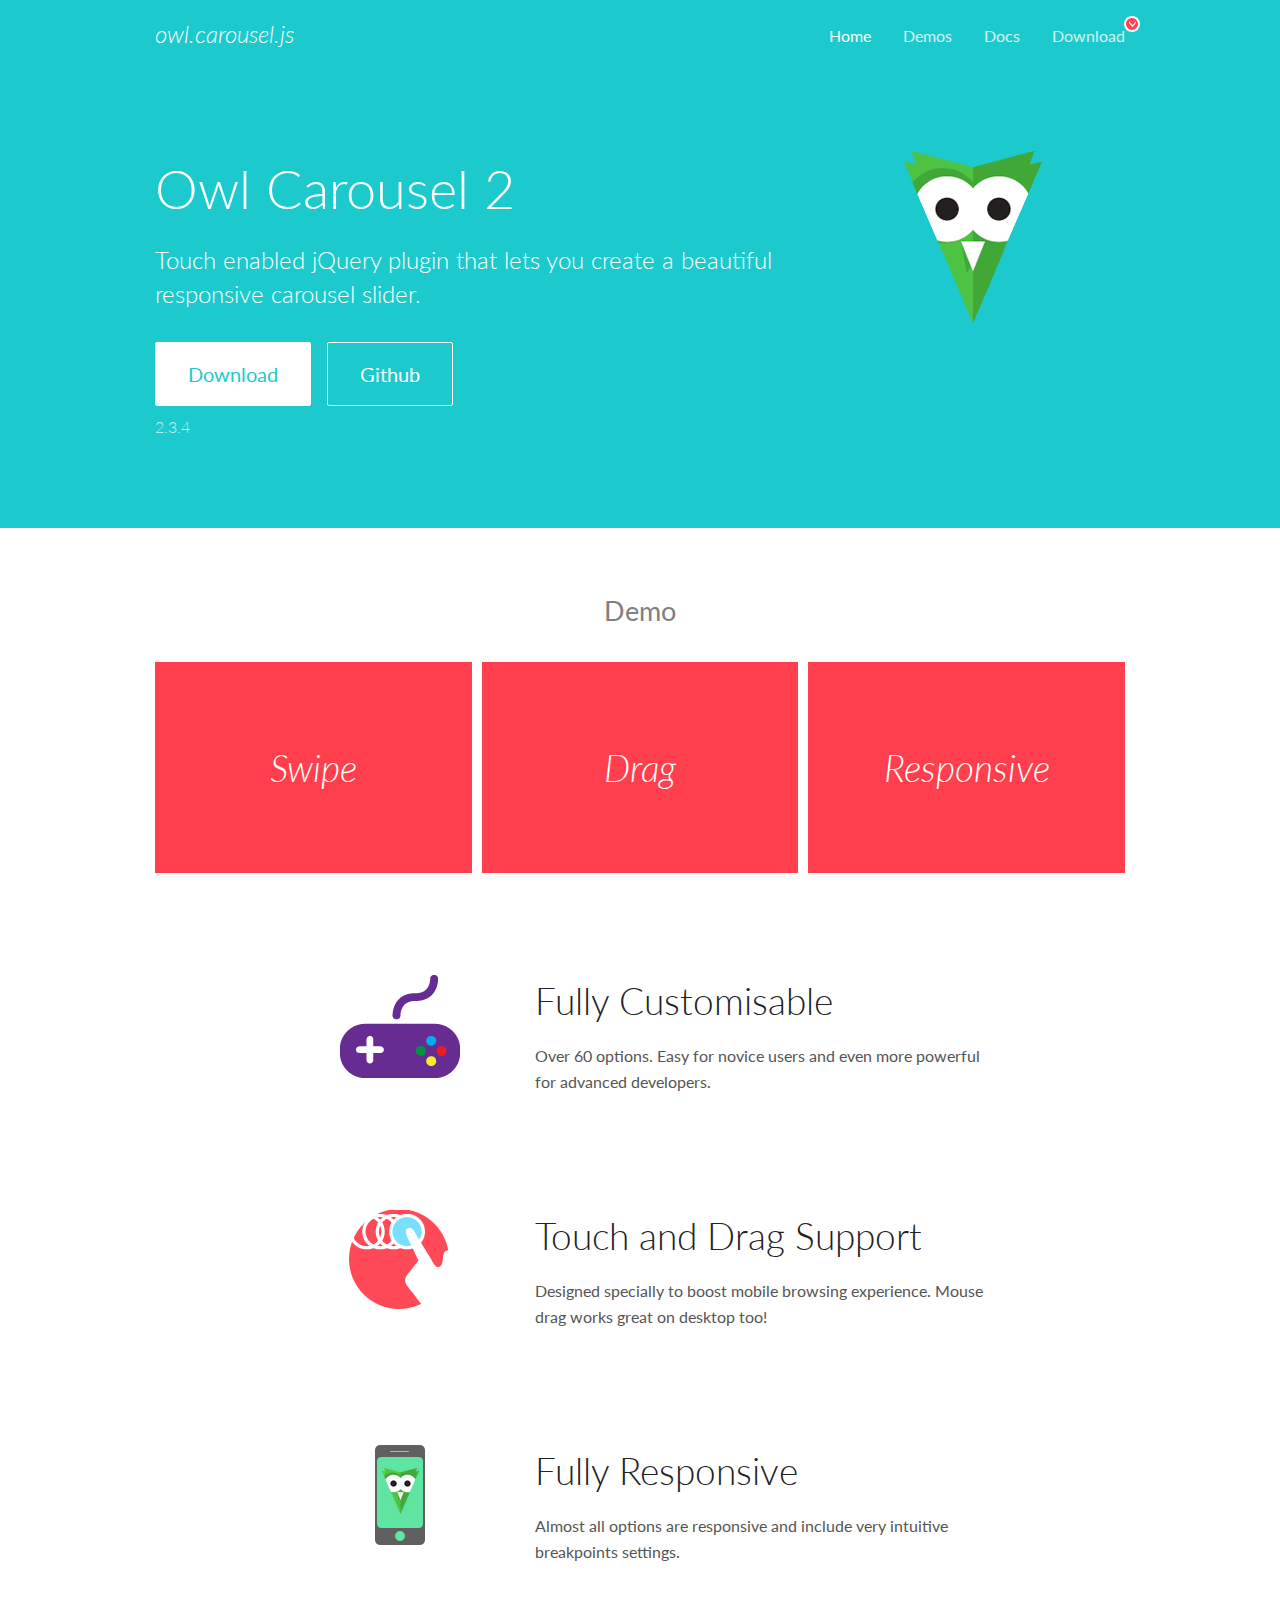
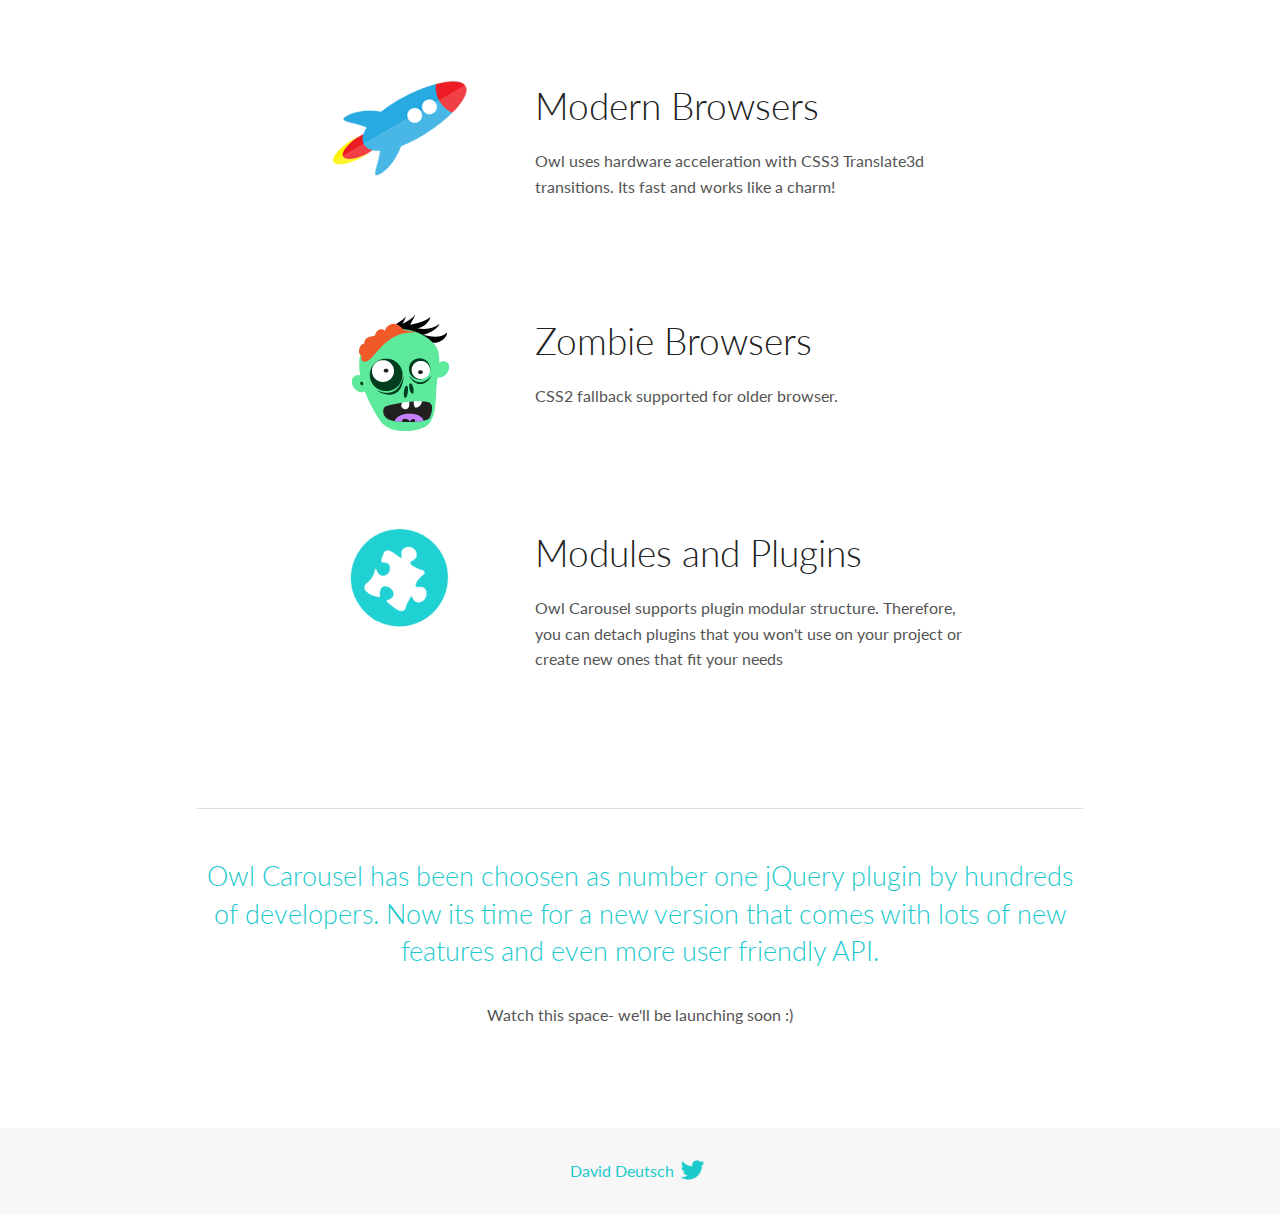
<file: lib/owlCarousel/docs/index.html>
<!DOCTYPE html>
<html lang="en">
  <head>

    <!-- head -->
    <meta charset="utf-8">
    <meta name="msapplication-tap-highlight" content="no" />
    <meta name="viewport" content="width=device-width, initial-scale=1.0" />
    <meta name="description" content="Touch enabled jQuery plugin that lets you create beautiful responsive carousel slider.">
    <meta name="author" content="David Deutsch">
    <title>
      Home | Owl Carousel | 2.3.4
    </title>

    <!-- Stylesheets -->
    <link href='https://fonts.googleapis.com/css?family=Lato:300,400,700,400italic,300italic' rel='stylesheet' type='text/css'>
    <link rel="stylesheet" href="assets/css/docs.theme.min.css">

    <!-- Owl Stylesheets -->
    <link rel="stylesheet" href="assets/owlcarousel/assets/owl.carousel.min.css">
    <link rel="stylesheet" href="assets/owlcarousel/assets/owl.theme.default.min.css">

    <!-- HTML5 shim and Respond.js IE8 support of HTML5 elements and media queries -->

    <!--[if lt IE 9]>
      <script src="https://oss.maxcdn.com/libs/html5shiv/3.7.0/html5shiv.js"></script>
      <script src="https://oss.maxcdn.com/libs/respond.js/1.3.0/respond.min.js"></script>
    <![endif]-->

    <!-- Favicons -->
    <link rel="apple-touch-icon-precomposed" sizes="144x144" href="assets/ico/apple-touch-icon-144-precomposed.png">
    <link rel="shortcut icon" href="assets/ico/favicon.png">
    <link rel="shortcut icon" href="favicon.ico">

    <!-- Yeah i know js should not be in header. Its required for demos.-->

    <!-- javascript -->
    <script src="assets/vendors/jquery.min.js"></script>
    <script src="assets/owlcarousel/owl.carousel.js"></script>
  </head>
  <body>

    <!-- header -->
    <header class="header">
      <div class="row">
        <div class="large-12 columns">
          <div class="brand left">
            <h3>
              <a href="/OwlCarousel2/">owl.carousel.js</a> 
            </h3>
          </div>
          <a id="toggle-nav" class="right">
            <span></span> <span></span> <span></span> 
          </a> 
          <div class="nav-bar">
            <ul class="clearfix">
              <li class="active">
                <a href="/OwlCarousel2/index.html">Home</a> 
              </li>
              <li> <a href="/OwlCarousel2/demos/demos.html">Demos</a>  </li>
              <li> <a href="/OwlCarousel2/docs/started-welcome.html">Docs</a>  </li>
              <li>
                <a href="https://github.com/OwlCarousel2/OwlCarousel2/archive/2.3.4.zip">Download</a> 
                <span class="download"></span> 
              </li>
            </ul>
          </div>
        </div>
      </div>
    </header>

    <!-- home panel -->
    <section id="hero">
      <div class="row">
        <div class="large-8 medium-8 columns">
          <h1>Owl Carousel 2</h1>
          <h4>Touch enabled jQuery plugin that lets you create a beautiful responsive carousel slider.</h4>
          <a href="https://github.com/OwlCarousel2/OwlCarousel2/archive/2.3.4.zip" class="hero-button">Download</a> 
          <a href="https://github.com/OwlCarousel2/OwlCarousel2" class="hero-button outline">Github</a> 
          <p>2.3.4</p>
        </div>
        <div class="large-4 medium-4 columns">
          <img class="owl-logo" src="assets/img/owl-logo.png" alt="mr. Owl">
        </div>
      </div>
    </section>

    <!-- body -->
    <div class="home-demo">
      <div class="row">
        <div class="large-12 columns">
          <h3>Demo</h3>
          <div class="owl-carousel">
            <div class="item">
              <h2>Swipe</h2>
            </div>
            <div class="item">
              <h2>Drag</h2>
            </div>
            <div class="item">
              <h2>Responsive</h2>
            </div>
            <div class="item">
              <h2>CSS3</h2>
            </div>
            <div class="item">
              <h2>Fast</h2>
            </div>
            <div class="item">
              <h2>Easy</h2>
            </div>
            <div class="item">
              <h2>Free</h2>
            </div>
            <div class="item">
              <h2>Upgradable</h2>
            </div>
            <div class="item">
              <h2>Tons of options</h2>
            </div>
            <div class="item">
              <h2>Infinity</h2>
            </div>
            <div class="item">
              <h2>Auto Width</h2>
            </div>
          </div>
        </div>
      </div>
    </div>
    <script>
      var owl = $('.owl-carousel');
      owl.owlCarousel({
        margin: 10,
        loop: true,
        responsive: {
          0: {
            items: 1
          },
          600: {
            items: 2
          },
          1000: {
            items: 3
          }
        }
      })
    </script>

    <!-- features -->
    <div id="features">
      <div class="row">
        <div class="small-12 medium-9 small-centered columns">
          <section class="row feature">
            <div class="medium-4 small-12 columns">
              <img src="assets/img/feature-options.png" alt="">
            </div>
            <div class="medium-8 small-12 columns">
              <h2>Fully Customisable</h2>
              <p>Over 60 options. Easy for novice users and even more powerful for advanced developers.</p>
            </div>
          </section>
          <section class="row feature">
            <div class="medium-4 small-12 columns">
              <img src="assets/img/feature-drag.png" alt="">
            </div>
            <div class="medium-8 small-12 columns">
              <h2>Touch and Drag Support</h2>
              <p>Designed specially to boost mobile browsing experience. Mouse drag works great on desktop too!</p>
            </div>
          </section>
          <section class="row feature">
            <div class="medium-4 small-12 columns">
              <img src="assets/img/feature-responsive.png" alt="">
            </div>
            <div class="medium-8 small-12 columns">
              <h2>Fully Responsive</h2>
              <p>Almost all options are responsive and include very intuitive breakpoints settings.</p>
            </div>
          </section>
          <section class="row feature">
            <div class="medium-4 small-12 columns">
              <img src="assets/img/feature-modern.png" alt="">
            </div>
            <div class="medium-8 small-12 columns">
              <h2>Modern Browsers</h2>
              <p>Owl uses hardware acceleration with CSS3 Translate3d transitions. Its fast and works like a charm! </p>
            </div>
          </section>
          <section class="row feature">
            <div class="medium-4 small-12 columns">
              <img src="assets/img/feature-zombie.png" alt="">
            </div>
            <div class="medium-8 small-12 columns">
              <h2>Zombie Browsers</h2>
              <p>CSS2 fallback supported for older browser.</p>
            </div>
          </section>
          <section class="row feature">
            <div class="medium-4 small-12 columns">
              <img src="assets/img/feature-module.png" alt="">
            </div>
            <div class="medium-8 small-12 columns">
              <h2>Modules and Plugins</h2>
              <p>Owl Carousel supports plugin modular structure. Therefore, you can detach plugins that you won&#x27;t use on your project or create new ones that fit your needs</p>
            </div>
          </section>
        </div>
      </div>
    </div>

    <!-- footer -->
    <section id="teaser-text">
      <div class="row">
        <div class="small-12 medium-11 small-centered columns">
          <hr>
          <h3 id="owl-carousel-has-been-choosen-as-number-one-jquery-plugin-by-hundreds-of-developers-now-its-time-for-a-new-version-that-comes-with-lots-of-new-features-and-even-more-user-friendly-api-">Owl Carousel has been choosen as number one jQuery plugin by hundreds of developers. Now its time for a new version that comes with lots of new features and even more user friendly API.</h3>
          <p>Watch this space- we&#39;ll be launching soon :)</p>
        </div>
      </div>
    </section>

    <!-- footer -->
    <footer class="footer">
      <div class="row">
        <div class="large-12 columns">
          <h5>
            <a href="/OwlCarousel2/docs/support-contact.html">David Deutsch</a> 
            <a id="custom-tweet-button" href="https://twitter.com/share?url=https://github.com/OwlCarousel2/OwlCarousel2&text=Owl Carousel - This is so awesome! " target="_blank"></a> 
          </h5>
        </div>
      </div>
    </footer>

    <!-- vendors -->
    <script src="assets/vendors/highlight.js"></script>
    <script src="assets/js/app.js"></script>
  </body>
</html>
</file>
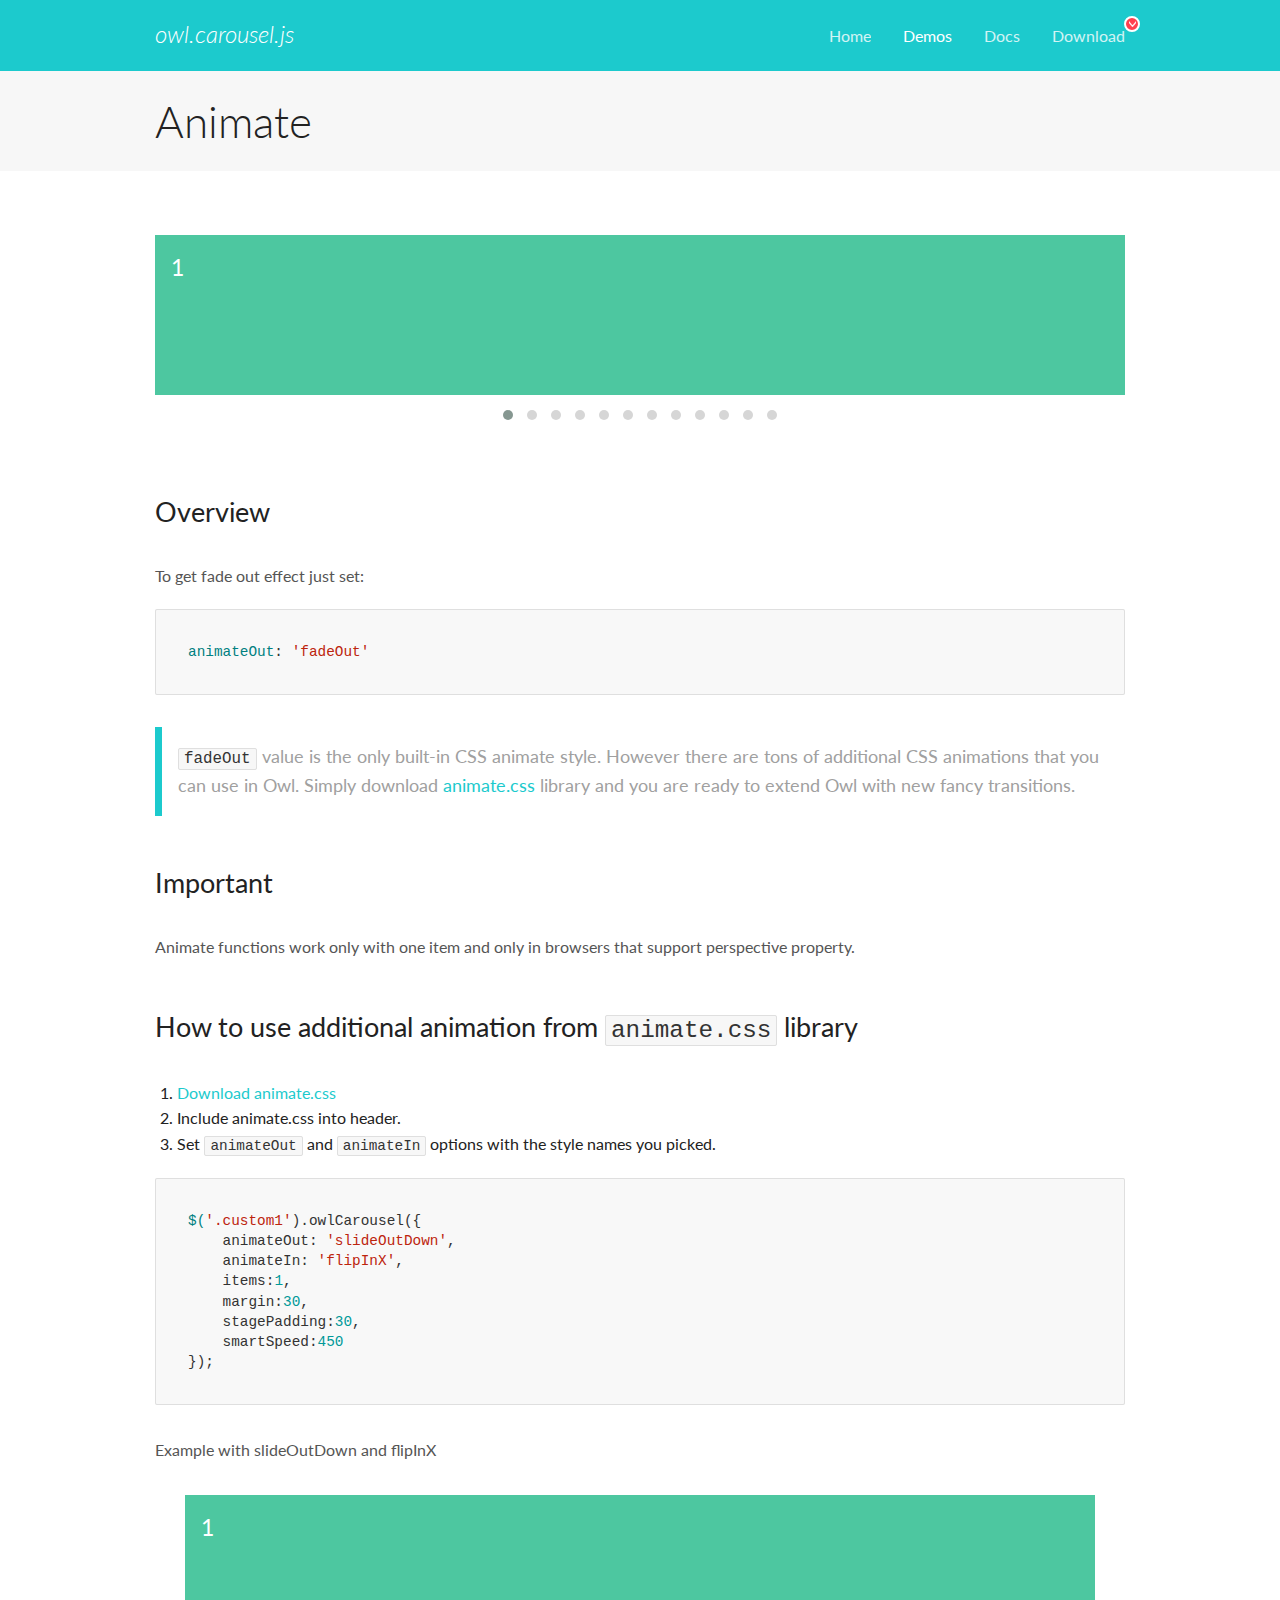
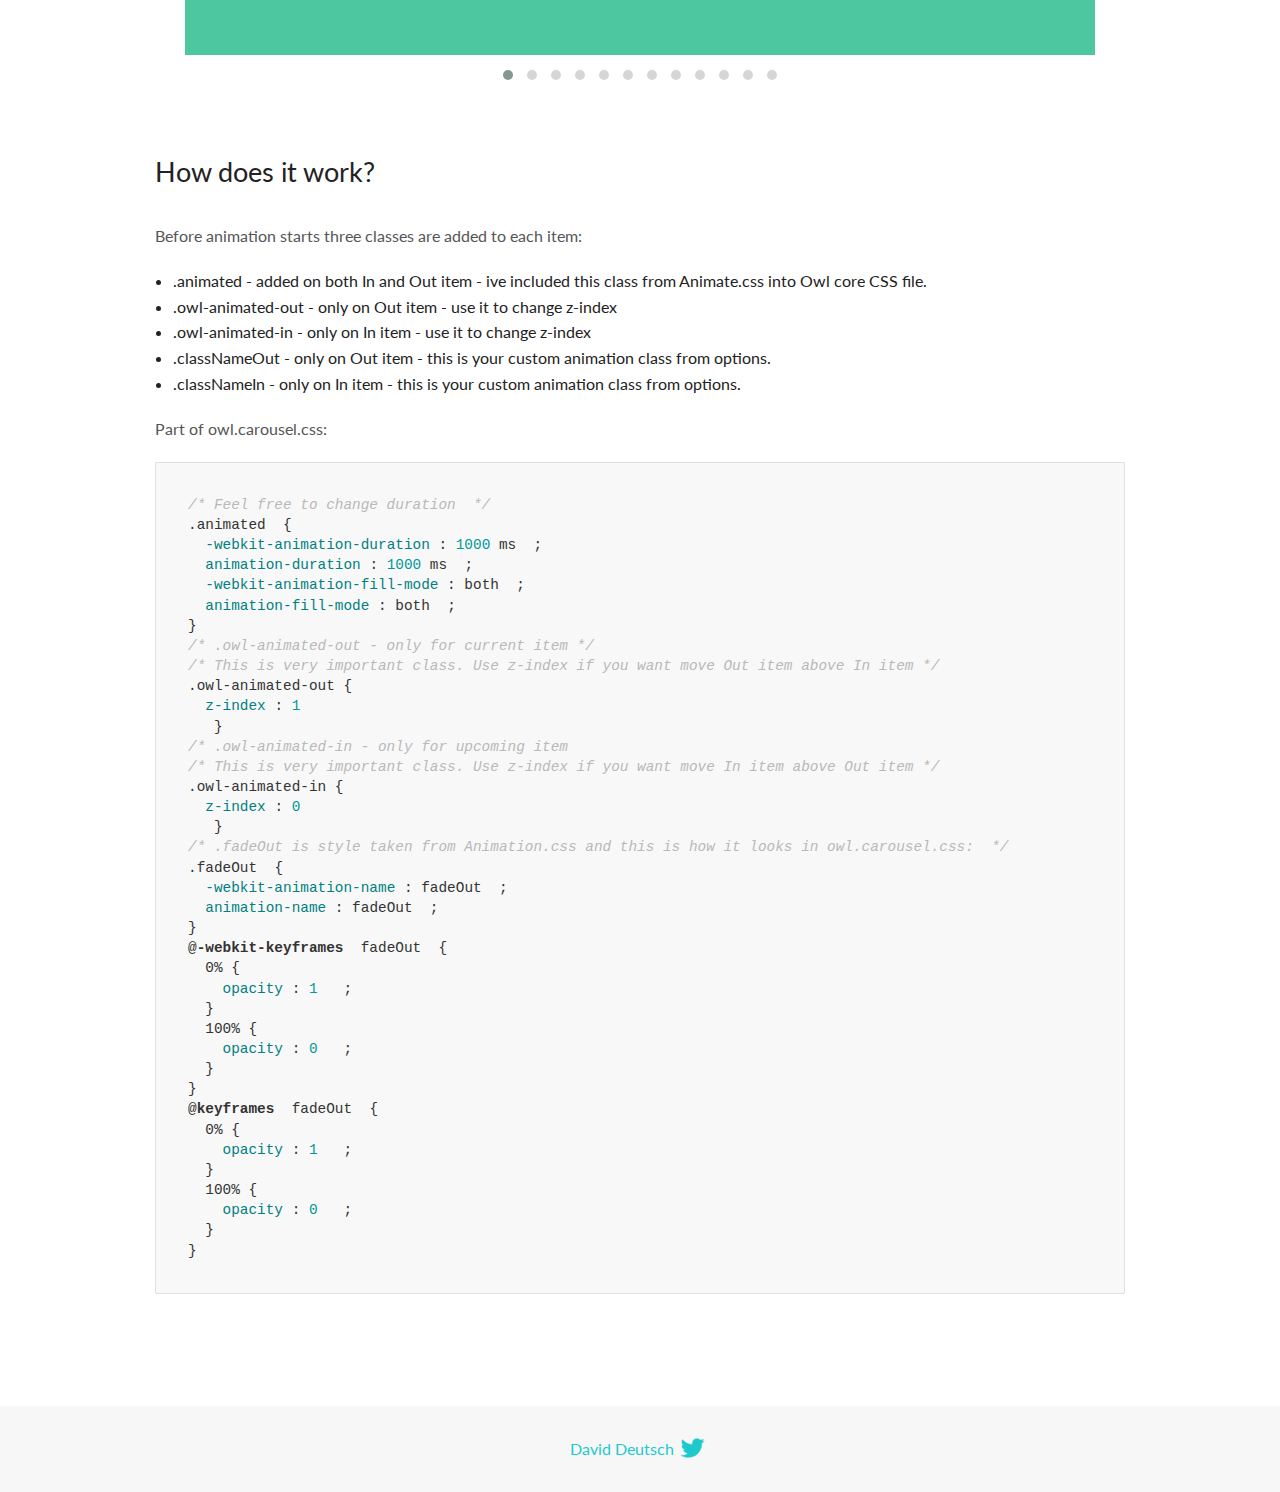
<file: lib/owlCarousel/docs/demos/animate.html>
<!DOCTYPE html>
<html lang="en">
  <head>

    <!-- head -->
    <meta charset="utf-8">
    <meta name="msapplication-tap-highlight" content="no" />
    <meta name="viewport" content="width=device-width, initial-scale=1.0" />
    <meta name="description" content="Animate carousel">
    <meta name="author" content="David Deutsch">
    <title>
      Animate Demo | Owl Carousel | 2.3.4
    </title>

    <!-- Stylesheets -->
    <link href='https://fonts.googleapis.com/css?family=Lato:300,400,700,400italic,300italic' rel='stylesheet' type='text/css'>
    <link rel="stylesheet" href="../assets/css/docs.theme.min.css">

    <!-- Owl Stylesheets -->
    <link rel="stylesheet" href="../assets/owlcarousel/assets/owl.carousel.min.css">
    <link rel="stylesheet" href="../assets/owlcarousel/assets/owl.theme.default.min.css">

    <!-- HTML5 shim and Respond.js IE8 support of HTML5 elements and media queries -->

    <!--[if lt IE 9]>
      <script src="https://oss.maxcdn.com/libs/html5shiv/3.7.0/html5shiv.js"></script>
      <script src="https://oss.maxcdn.com/libs/respond.js/1.3.0/respond.min.js"></script>
    <![endif]-->

    <!-- Favicons -->
    <link rel="apple-touch-icon-precomposed" sizes="144x144" href="../assets/ico/apple-touch-icon-144-precomposed.png">
    <link rel="shortcut icon" href="../assets/ico/favicon.png">
    <link rel="shortcut icon" href="favicon.ico">

    <!-- Yeah i know js should not be in header. Its required for demos.-->

    <!-- javascript -->
    <script src="../assets/vendors/jquery.min.js"></script>
    <script src="../assets/owlcarousel/owl.carousel.js"></script>
  </head>
  <body>

    <!-- header -->
    <header class="header">
      <div class="row">
        <div class="large-12 columns">
          <div class="brand left">
            <h3>
              <a href="/OwlCarousel2/">owl.carousel.js</a> 
            </h3>
          </div>
          <a id="toggle-nav" class="right">
            <span></span> <span></span> <span></span> 
          </a> 
          <div class="nav-bar">
            <ul class="clearfix">
              <li> <a href="/OwlCarousel2/index.html">Home</a>  </li>
              <li class="active">
                <a href="/OwlCarousel2/demos/demos.html">Demos</a> 
              </li>
              <li> <a href="/OwlCarousel2/docs/started-welcome.html">Docs</a>  </li>
              <li>
                <a href="https://github.com/OwlCarousel2/OwlCarousel2/archive/2.3.4.zip">Download</a> 
                <span class="download"></span> 
              </li>
            </ul>
          </div>
        </div>
      </div>
    </header>

    <!-- title -->
    <section class="title">
      <div class="row">
        <div class="large-12 columns">
          <h1>Animate</h1>
        </div>
      </div>
    </section>

    <!--  Demos -->
    <section id="demos">
      <div class="row">
        <div class="large-12 columns">
          <div class="fadeOut owl-carousel owl-theme">
            <div class="item">
              <h4>1</h4>
            </div>
            <div class="item">
              <h4>2</h4>
            </div>
            <div class="item">
              <h4>3</h4>
            </div>
            <div class="item">
              <h4>4</h4>
            </div>
            <div class="item">
              <h4>5</h4>
            </div>
            <div class="item">
              <h4>6</h4>
            </div>
            <div class="item">
              <h4>7</h4>
            </div>
            <div class="item">
              <h4>8</h4>
            </div>
            <div class="item">
              <h4>9</h4>
            </div>
            <div class="item">
              <h4>10</h4>
            </div>
            <div class="item">
              <h4>11</h4>
            </div>
            <div class="item">
              <h4>12</h4>
            </div>
          </div>
          <h3 id="overview">Overview</h3>
          <p>To get fade out effect just set:</p>
          <pre><code>animateOut: &#39;fadeOut&#39;</code></pre>
          <blockquote>
            <p><code>fadeOut</code> value is the only built-in CSS animate style. However there are tons of additional CSS animations that you can use in Owl. Simply download
              <a href="https://daneden.github.io/animate.css/">animate.css</a>  library and you are ready to extend Owl with new fancy transitions.</p>
          </blockquote>
          <h3 id="important">Important</h3>
          <p>Animate functions work only with one item and only in browsers that support perspective property.</p>
          <h3 id="how-to-use-additional-animation-from-animate-css-library">How to use additional animation from <code>animate.css</code> library</h3>
          <ol>
            <li> <a href="https://daneden.github.io/animate.css/">Download animate.css</a>  </li>
            <li>Include animate.css into header.</li>
            <li>Set <code>animateOut</code> and <code>animateIn</code> options with the style names you picked.</li>
          </ol>
          <pre><code>$(&#39;.custom1&#39;).owlCarousel({
    animateOut: &#39;slideOutDown&#39;,
    animateIn: &#39;flipInX&#39;,
    items:1,
    margin:30,
    stagePadding:30,
    smartSpeed:450
});</code></pre>
          <p>Example with slideOutDown and flipInX</p>
          <div class="custom1 owl-carousel owl-theme">
            <div class="item">
              <h4>1</h4>
            </div>
            <div class="item">
              <h4>2</h4>
            </div>
            <div class="item">
              <h4>3</h4>
            </div>
            <div class="item">
              <h4>4</h4>
            </div>
            <div class="item">
              <h4>5</h4>
            </div>
            <div class="item">
              <h4>6</h4>
            </div>
            <div class="item">
              <h4>7</h4>
            </div>
            <div class="item">
              <h4>8</h4>
            </div>
            <div class="item">
              <h4>9</h4>
            </div>
            <div class="item">
              <h4>10</h4>
            </div>
            <div class="item">
              <h4>11</h4>
            </div>
            <div class="item">
              <h4>12</h4>
            </div>
          </div>
          <h3 id="how-does-it-work-">How does it work?</h3>
          <p>Before animation starts three classes are added to each item:</p>
          <ul>
            <li>.animated - added on both In and Out item - ive included this class from Animate.css into Owl core CSS file.</li>
            <li>.owl-animated-out - only on Out item - use it to change z-index</li>
            <li>.owl-animated-in - only on In item - use it to change z-index</li>
            <li>.classNameOut - only on Out item - this is your custom animation class from options.</li>
            <li>.classNameIn - only on In item - this is your custom animation class from options.</li>
          </ul>
          <p>Part of owl.carousel.css:</p>
          <pre><code class="language-css"><span class="comment">/* Feel free to change duration  */</span> 
<span class="class">.animated</span>  <span class="rules">{
  <span class="rule"><span class="attribute">-webkit-animation-duration</span> :<span class="value"> <span class="number">1000</span> ms</span> </span> ;
  <span class="rule"><span class="attribute">animation-duration</span> :<span class="value"> <span class="number">1000</span> ms</span> </span> ;
  <span class="rule"><span class="attribute">-webkit-animation-fill-mode</span> :<span class="value"> both</span> </span> ;
  <span class="rule"><span class="attribute">animation-fill-mode</span> :<span class="value"> both</span> </span> ;
<span class="rule">}</span> </span> 
<span class="comment">/* .owl-animated-out - only for current item */</span> 
<span class="comment">/* This is very important class. Use z-index if you want move Out item above In item */</span> 
<span class="class">.owl-animated-out</span> <span class="rules">{
  <span class="rule"><span class="attribute">z-index</span> :<span class="value"> <span class="number">1</span> 
</span> </span> </span> }
<span class="comment">/* .owl-animated-in - only for upcoming item
/* This is very important class. Use z-index if you want move In item above Out item */</span> 
<span class="class">.owl-animated-in</span> <span class="rules">{
  <span class="rule"><span class="attribute">z-index</span> :<span class="value"> <span class="number">0</span> 
</span> </span> </span> }
<span class="comment">/* .fadeOut is style taken from Animation.css and this is how it looks in owl.carousel.css:  */</span> 
<span class="class">.fadeOut</span>  <span class="rules">{
  <span class="rule"><span class="attribute">-webkit-animation-name</span> :<span class="value"> fadeOut</span> </span> ;
  <span class="rule"><span class="attribute">animation-name</span> :<span class="value"> fadeOut</span> </span> ;
<span class="rule">}</span> </span> 
<span class="at_rule">@<span class="keyword">-webkit-keyframes</span>  fadeOut </span> {
  0% <span class="rules">{
    <span class="rule"><span class="attribute">opacity</span> :<span class="value"> <span class="number">1</span> </span> </span> ;
  <span class="rule">}</span> </span> 
  100% <span class="rules">{
    <span class="rule"><span class="attribute">opacity</span> :<span class="value"> <span class="number">0</span> </span> </span> ;
  <span class="rule">}</span> </span> 
}
<span class="at_rule">@<span class="keyword">keyframes</span>  fadeOut </span> {
  0% <span class="rules">{
    <span class="rule"><span class="attribute">opacity</span> :<span class="value"> <span class="number">1</span> </span> </span> ;
  <span class="rule">}</span> </span> 
  100% <span class="rules">{
    <span class="rule"><span class="attribute">opacity</span> :<span class="value"> <span class="number">0</span> </span> </span> ;
  <span class="rule">}</span> </span> 
}</code></pre>
          <link rel="stylesheet" href="../assets/css/animate.css">
          <script>
            jQuery(document).ready(function($) {
              $('.fadeOut').owlCarousel({
                items: 1,
                animateOut: 'fadeOut',
                loop: true,
                margin: 10,
              });
              $('.custom1').owlCarousel({
                animateOut: 'slideOutDown',
                animateIn: 'flipInX',
                items: 1,
                margin: 30,
                stagePadding: 30,
                smartSpeed: 450
              });
            });
          </script>
        </div>
      </div>
    </section>

    <!-- footer -->
    <footer class="footer">
      <div class="row">
        <div class="large-12 columns">
          <h5>
            <a href="/OwlCarousel2/docs/support-contact.html">David Deutsch</a> 
            <a id="custom-tweet-button" href="https://twitter.com/share?url=https://github.com/OwlCarousel2/OwlCarousel2&text=Owl Carousel - This is so awesome! " target="_blank"></a> 
          </h5>
        </div>
      </div>
    </footer>

    <!-- vendors -->
    <script src="../assets/vendors/highlight.js"></script>
    <script src="../assets/js/app.js"></script>
  </body>
</html>
</file>
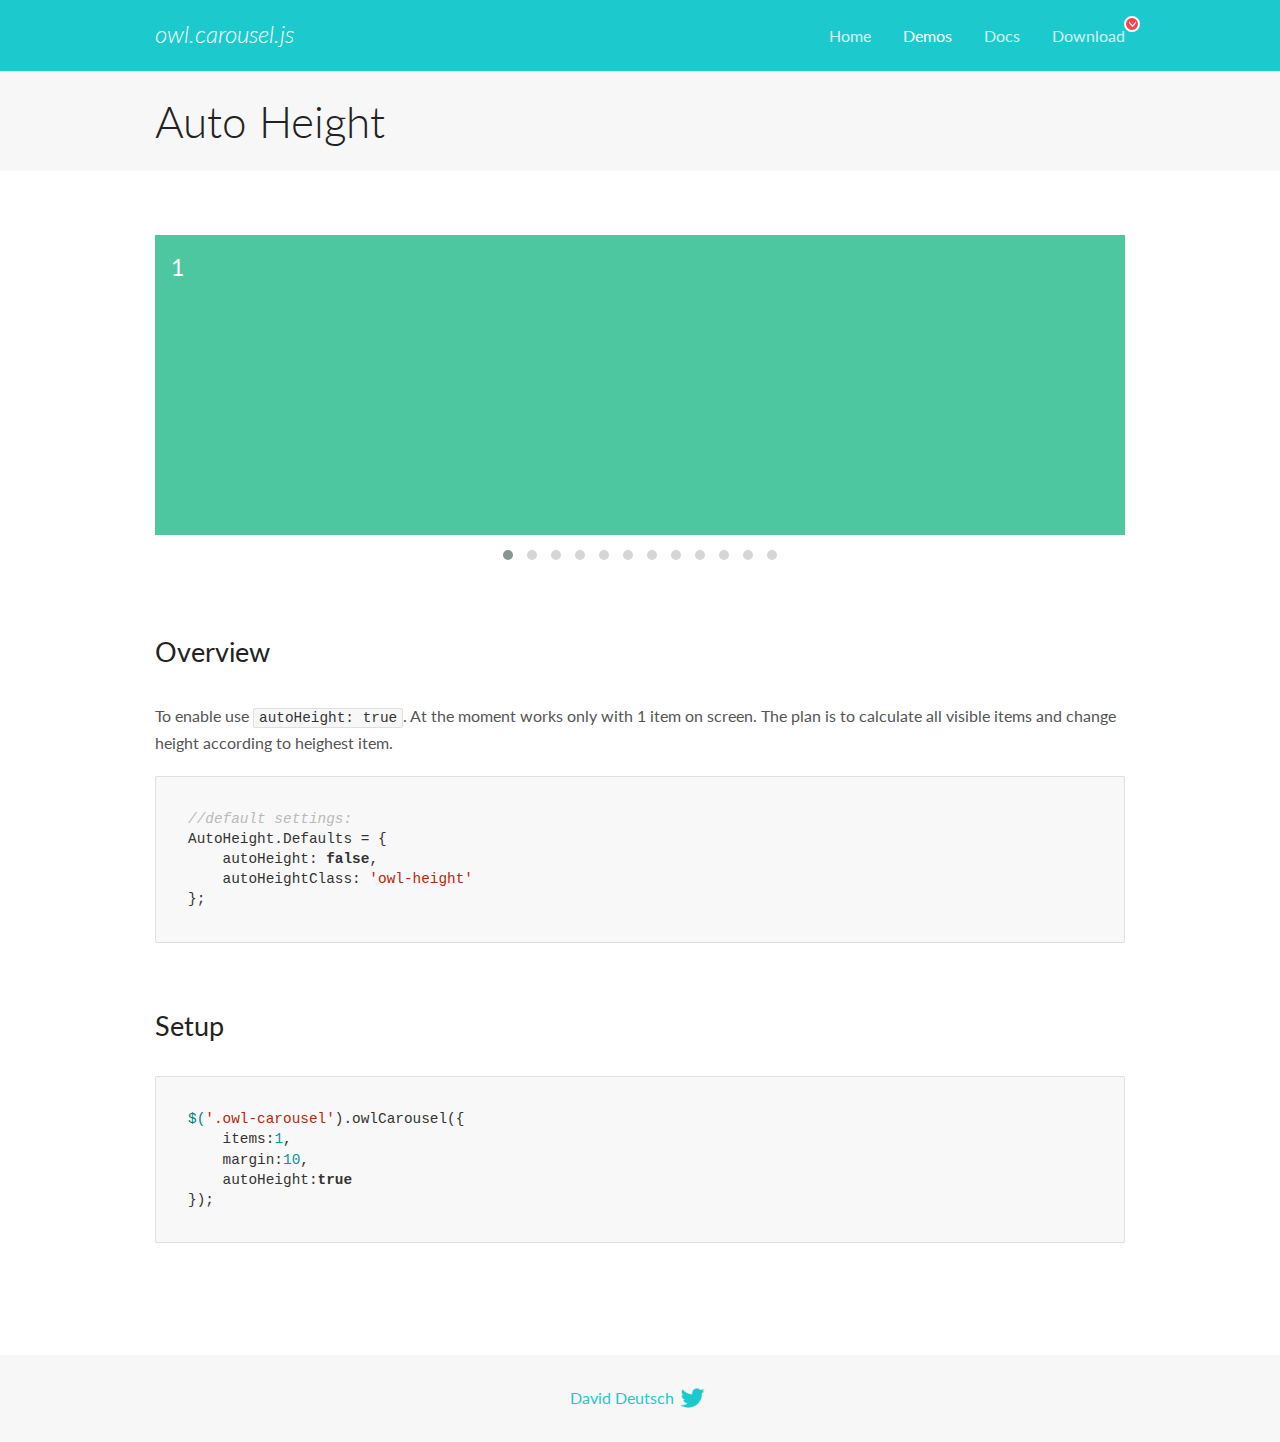
<file: lib/owlCarousel/docs/demos/autoheight.html>
<!DOCTYPE html>
<html lang="en">
  <head>

    <!-- head -->
    <meta charset="utf-8">
    <meta name="msapplication-tap-highlight" content="no" />
    <meta name="viewport" content="width=device-width, initial-scale=1.0" />
    <meta name="description" content="autoHeight usage demo">
    <meta name="author" content="David Deutsch">
    <title>
      Auto Height Demo | Owl Carousel | 2.3.4
    </title>

    <!-- Stylesheets -->
    <link href='https://fonts.googleapis.com/css?family=Lato:300,400,700,400italic,300italic' rel='stylesheet' type='text/css'>
    <link rel="stylesheet" href="../assets/css/docs.theme.min.css">

    <!-- Owl Stylesheets -->
    <link rel="stylesheet" href="../assets/owlcarousel/assets/owl.carousel.min.css">
    <link rel="stylesheet" href="../assets/owlcarousel/assets/owl.theme.default.min.css">

    <!-- HTML5 shim and Respond.js IE8 support of HTML5 elements and media queries -->

    <!--[if lt IE 9]>
      <script src="https://oss.maxcdn.com/libs/html5shiv/3.7.0/html5shiv.js"></script>
      <script src="https://oss.maxcdn.com/libs/respond.js/1.3.0/respond.min.js"></script>
    <![endif]-->

    <!-- Favicons -->
    <link rel="apple-touch-icon-precomposed" sizes="144x144" href="../assets/ico/apple-touch-icon-144-precomposed.png">
    <link rel="shortcut icon" href="../assets/ico/favicon.png">
    <link rel="shortcut icon" href="favicon.ico">

    <!-- Yeah i know js should not be in header. Its required for demos.-->

    <!-- javascript -->
    <script src="../assets/vendors/jquery.min.js"></script>
    <script src="../assets/owlcarousel/owl.carousel.js"></script>
  </head>
  <body>

    <!-- header -->
    <header class="header">
      <div class="row">
        <div class="large-12 columns">
          <div class="brand left">
            <h3>
              <a href="/OwlCarousel2/">owl.carousel.js</a> 
            </h3>
          </div>
          <a id="toggle-nav" class="right">
            <span></span> <span></span> <span></span> 
          </a> 
          <div class="nav-bar">
            <ul class="clearfix">
              <li> <a href="/OwlCarousel2/index.html">Home</a>  </li>
              <li class="active">
                <a href="/OwlCarousel2/demos/demos.html">Demos</a> 
              </li>
              <li> <a href="/OwlCarousel2/docs/started-welcome.html">Docs</a>  </li>
              <li>
                <a href="https://github.com/OwlCarousel2/OwlCarousel2/archive/2.3.4.zip">Download</a> 
                <span class="download"></span> 
              </li>
            </ul>
          </div>
        </div>
      </div>
    </header>

    <!-- title -->
    <section class="title">
      <div class="row">
        <div class="large-12 columns">
          <h1>Auto Height</h1>
        </div>
      </div>
    </section>

    <!--  Demos -->
    <section id="demos">
      <div class="row">
        <div class="large-12 columns">
          <div class="owl-carousel owl-theme">
            <div class="item" style="height:300px">
              <h4>1</h4>
            </div>
            <div class="item" style="height:100px">
              <h4>2</h4>
            </div>
            <div class="item" style="height:500px">
              <h4>3</h4>
            </div>
            <div class="item" style="height:250px">
              <h4>4</h4>
            </div>
            <div class="item" style="height:400px">
              <h4>5</h4>
            </div>
            <div class="item" style="height:500px">
              <h4>6</h4>
            </div>
            <div class="item" style="height:600px">
              <h4>7</h4>
            </div>
            <div class="item" style="height:400px">
              <h4>8</h4>
            </div>
            <div class="item" style="height:300px">
              <h4>9</h4>
            </div>
            <div class="item" style="height:350px">
              <h4>10</h4>
            </div>
            <div class="item" style="height:200px">
              <h4>11</h4>
            </div>
            <div class="item" style="height:150px">
              <h4>12</h4>
            </div>
          </div>
          <h3 id="overview">Overview</h3>
          <p>To enable use <code>autoHeight: true</code>. At the moment works only with 1 item on screen. The plan is to calculate all visible items and change height according to heighest item.</p>
          <pre><code>//default settings:
AutoHeight.Defaults = {
    autoHeight: false,
    autoHeightClass: &#39;owl-height&#39;
};</code></pre>
          <h3 id="setup">Setup</h3>
          <pre><code>$(&#39;.owl-carousel&#39;).owlCarousel({
    items:1,
    margin:10,
    autoHeight:true
});</code></pre>
          <script>
            $(document).ready(function() {
              $('.owl-carousel').owlCarousel({
                items: 1,
                margin: 10,
                autoHeight: true
              });
            })
          </script>
        </div>
      </div>
    </section>

    <!-- footer -->
    <footer class="footer">
      <div class="row">
        <div class="large-12 columns">
          <h5>
            <a href="/OwlCarousel2/docs/support-contact.html">David Deutsch</a> 
            <a id="custom-tweet-button" href="https://twitter.com/share?url=https://github.com/OwlCarousel2/OwlCarousel2&text=Owl Carousel - This is so awesome! " target="_blank"></a> 
          </h5>
        </div>
      </div>
    </footer>

    <!-- vendors -->
    <script src="../assets/vendors/highlight.js"></script>
    <script src="../assets/js/app.js"></script>
  </body>
</html>
</file>
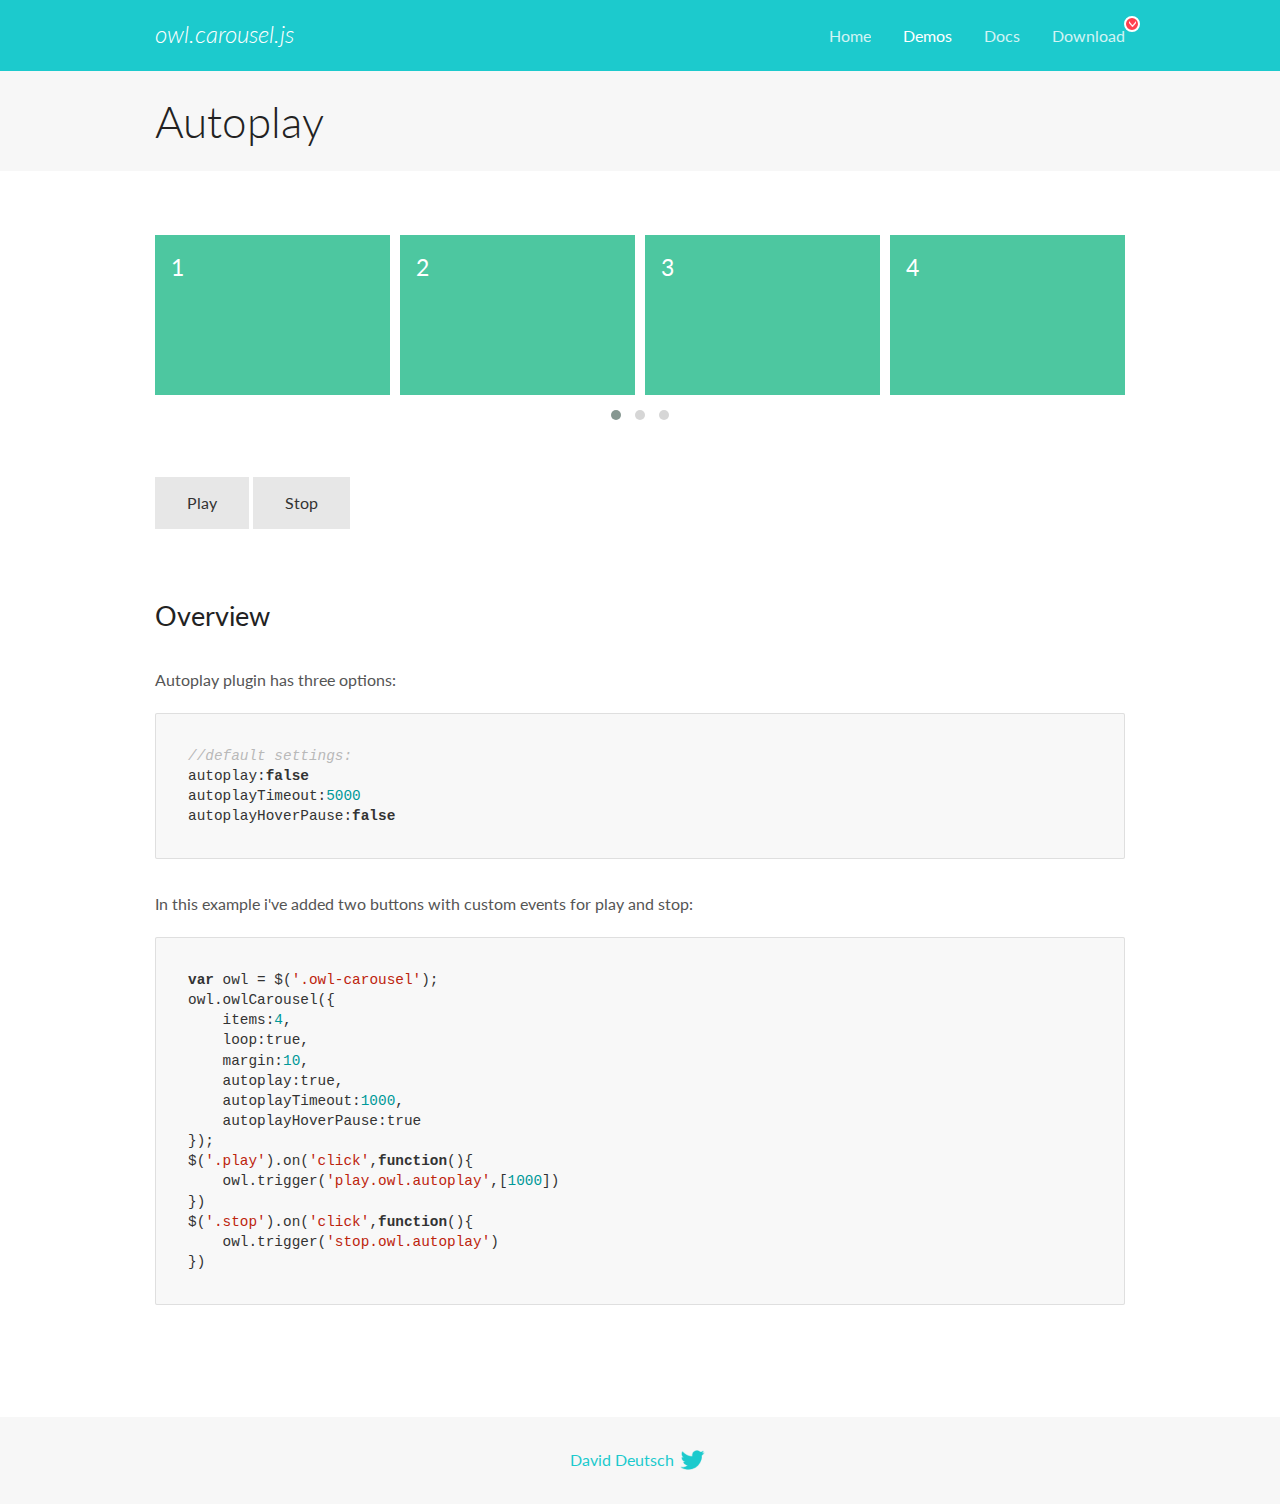
<file: lib/owlCarousel/docs/demos/autoplay.html>
<!DOCTYPE html>
<html lang="en">
  <head>

    <!-- head -->
    <meta charset="utf-8">
    <meta name="msapplication-tap-highlight" content="no" />
    <meta name="viewport" content="width=device-width, initial-scale=1.0" />
    <meta name="description" content="Autoplay usage demo">
    <meta name="author" content="David Deutsch">
    <title>
      Autoplay Demo | Owl Carousel | 2.3.4
    </title>

    <!-- Stylesheets -->
    <link href='https://fonts.googleapis.com/css?family=Lato:300,400,700,400italic,300italic' rel='stylesheet' type='text/css'>
    <link rel="stylesheet" href="../assets/css/docs.theme.min.css">

    <!-- Owl Stylesheets -->
    <link rel="stylesheet" href="../assets/owlcarousel/assets/owl.carousel.min.css">
    <link rel="stylesheet" href="../assets/owlcarousel/assets/owl.theme.default.min.css">

    <!-- HTML5 shim and Respond.js IE8 support of HTML5 elements and media queries -->

    <!--[if lt IE 9]>
      <script src="https://oss.maxcdn.com/libs/html5shiv/3.7.0/html5shiv.js"></script>
      <script src="https://oss.maxcdn.com/libs/respond.js/1.3.0/respond.min.js"></script>
    <![endif]-->

    <!-- Favicons -->
    <link rel="apple-touch-icon-precomposed" sizes="144x144" href="../assets/ico/apple-touch-icon-144-precomposed.png">
    <link rel="shortcut icon" href="../assets/ico/favicon.png">
    <link rel="shortcut icon" href="favicon.ico">

    <!-- Yeah i know js should not be in header. Its required for demos.-->

    <!-- javascript -->
    <script src="../assets/vendors/jquery.min.js"></script>
    <script src="../assets/owlcarousel/owl.carousel.js"></script>
  </head>
  <body>

    <!-- header -->
    <header class="header">
      <div class="row">
        <div class="large-12 columns">
          <div class="brand left">
            <h3>
              <a href="/OwlCarousel2/">owl.carousel.js</a> 
            </h3>
          </div>
          <a id="toggle-nav" class="right">
            <span></span> <span></span> <span></span> 
          </a> 
          <div class="nav-bar">
            <ul class="clearfix">
              <li> <a href="/OwlCarousel2/index.html">Home</a>  </li>
              <li class="active">
                <a href="/OwlCarousel2/demos/demos.html">Demos</a> 
              </li>
              <li> <a href="/OwlCarousel2/docs/started-welcome.html">Docs</a>  </li>
              <li>
                <a href="https://github.com/OwlCarousel2/OwlCarousel2/archive/2.3.4.zip">Download</a> 
                <span class="download"></span> 
              </li>
            </ul>
          </div>
        </div>
      </div>
    </header>

    <!-- title -->
    <section class="title">
      <div class="row">
        <div class="large-12 columns">
          <h1>Autoplay</h1>
        </div>
      </div>
    </section>

    <!--  Demos -->
    <section id="demos">
      <div class="row">
        <div class="large-12 columns">
          <div class="owl-carousel owl-theme">
            <div class="item">
              <h4>1</h4>
            </div>
            <div class="item">
              <h4>2</h4>
            </div>
            <div class="item">
              <h4>3</h4>
            </div>
            <div class="item">
              <h4>4</h4>
            </div>
            <div class="item">
              <h4>5</h4>
            </div>
            <div class="item">
              <h4>6</h4>
            </div>
            <div class="item">
              <h4>7</h4>
            </div>
            <div class="item">
              <h4>8</h4>
            </div>
            <div class="item">
              <h4>9</h4>
            </div>
            <div class="item">
              <h4>10</h4>
            </div>
            <div class="item">
              <h4>11</h4>
            </div>
            <div class="item">
              <h4>12</h4>
            </div>
          </div>
          <a class="button secondary play">Play</a> 
          <a class="button secondary stop">Stop</a> 
          <h3 id="overview">Overview</h3>
          <p>Autoplay plugin has three options:</p>
          <pre><code>//default settings:
autoplay:false
autoplayTimeout:5000
autoplayHoverPause:false</code></pre>
          <p>In this example i&#39;ve added two buttons with custom events for play and stop:</p>
          <pre><code>var owl = $(&#39;.owl-carousel&#39;);
owl.owlCarousel({
    items:4,
    loop:true,
    margin:10,
    autoplay:true,
    autoplayTimeout:1000,
    autoplayHoverPause:true
});
$(&#39;.play&#39;).on(&#39;click&#39;,function(){
    owl.trigger(&#39;play.owl.autoplay&#39;,[1000])
})
$(&#39;.stop&#39;).on(&#39;click&#39;,function(){
    owl.trigger(&#39;stop.owl.autoplay&#39;)
})</code></pre>
          <script>
            $(document).ready(function() {
              var owl = $('.owl-carousel');
              owl.owlCarousel({
                items: 4,
                loop: true,
                margin: 10,
                autoplay: true,
                autoplayTimeout: 1000,
                autoplayHoverPause: true
              });
              $('.play').on('click', function() {
                owl.trigger('play.owl.autoplay', [1000])
              })
              $('.stop').on('click', function() {
                owl.trigger('stop.owl.autoplay')
              })
            })
          </script>
        </div>
      </div>
    </section>

    <!-- footer -->
    <footer class="footer">
      <div class="row">
        <div class="large-12 columns">
          <h5>
            <a href="/OwlCarousel2/docs/support-contact.html">David Deutsch</a> 
            <a id="custom-tweet-button" href="https://twitter.com/share?url=https://github.com/OwlCarousel2/OwlCarousel2&text=Owl Carousel - This is so awesome! " target="_blank"></a> 
          </h5>
        </div>
      </div>
    </footer>

    <!-- vendors -->
    <script src="../assets/vendors/highlight.js"></script>
    <script src="../assets/js/app.js"></script>
  </body>
</html>
</file>
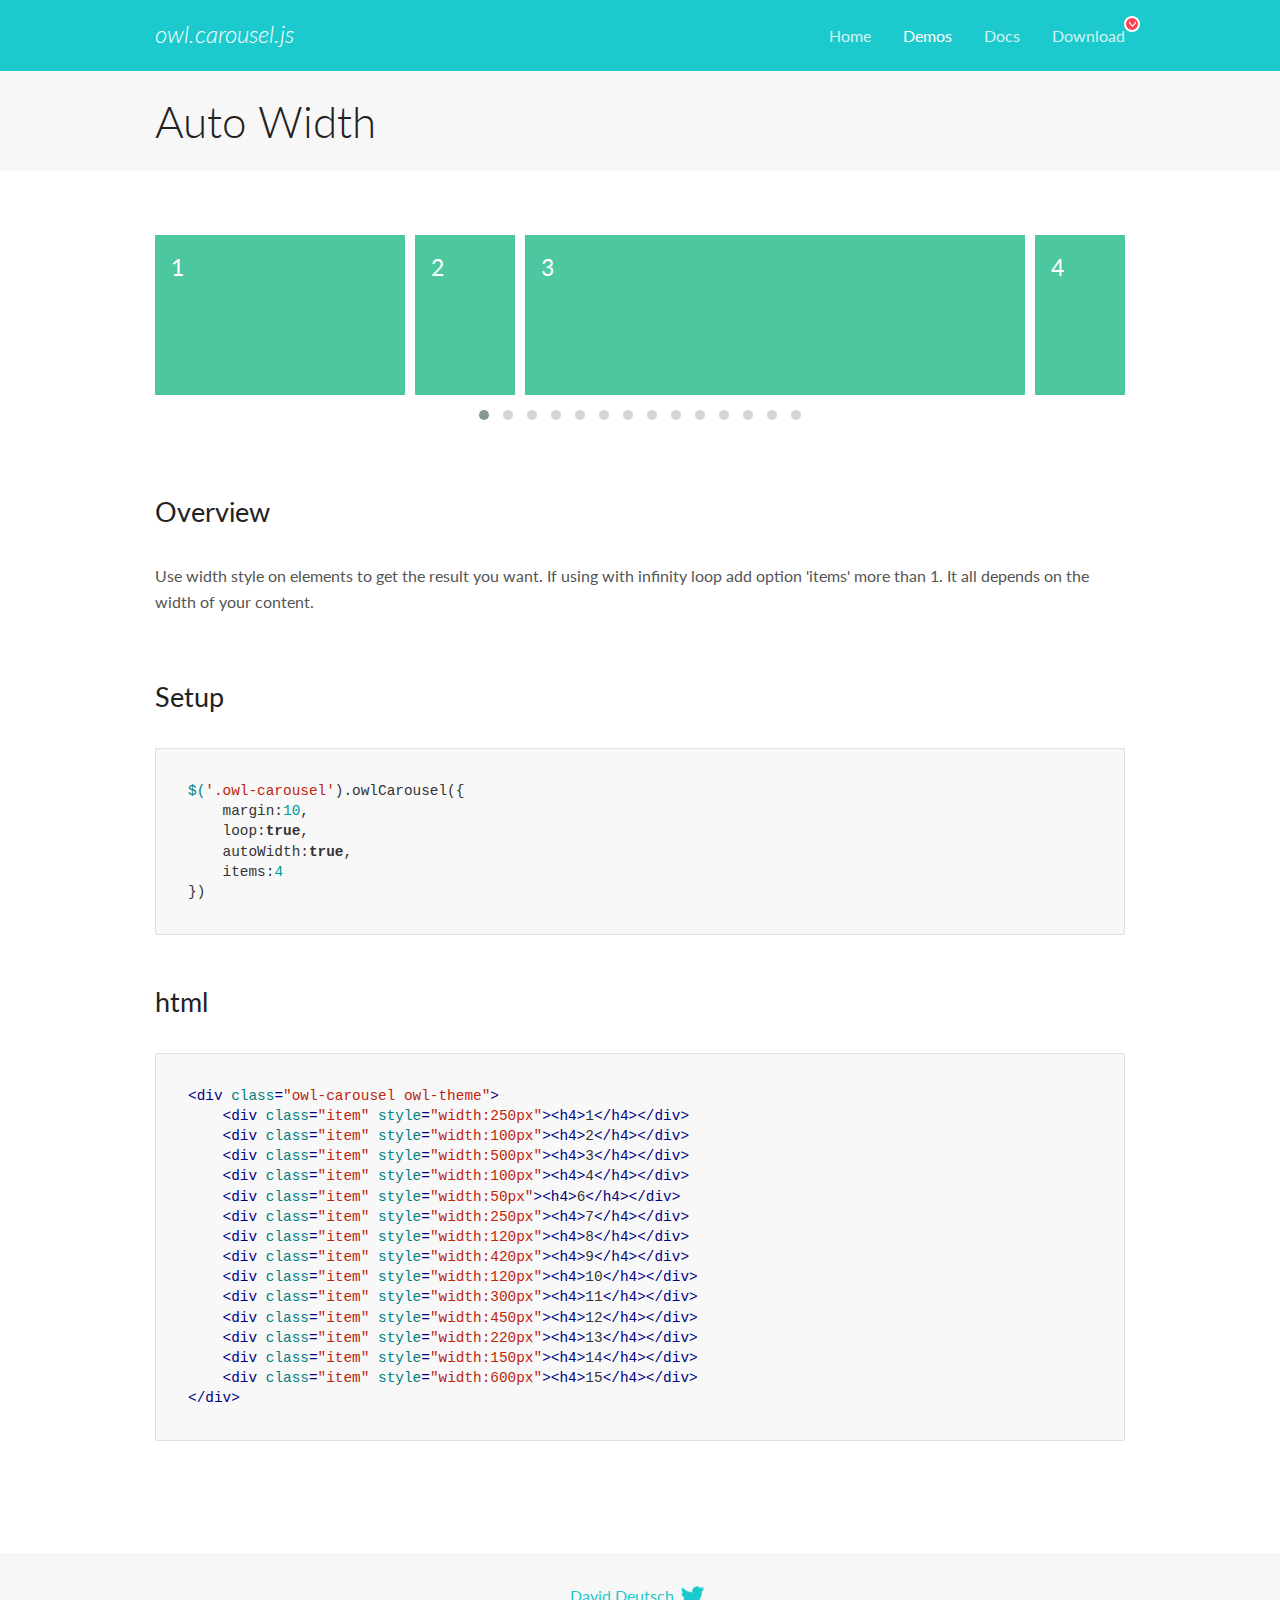
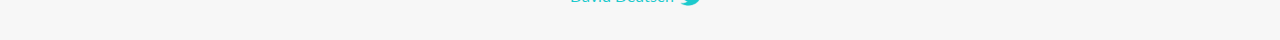
<file: lib/owlCarousel/docs/demos/autowidth.html>
<!DOCTYPE html>
<html lang="en">
  <head>

    <!-- head -->
    <meta charset="utf-8">
    <meta name="msapplication-tap-highlight" content="no" />
    <meta name="viewport" content="width=device-width, initial-scale=1.0" />
    <meta name="description" content="Auto Width">
    <meta name="author" content="David Deutsch">
    <title>
      Auto Width Demo | Owl Carousel | 2.3.4
    </title>

    <!-- Stylesheets -->
    <link href='https://fonts.googleapis.com/css?family=Lato:300,400,700,400italic,300italic' rel='stylesheet' type='text/css'>
    <link rel="stylesheet" href="../assets/css/docs.theme.min.css">

    <!-- Owl Stylesheets -->
    <link rel="stylesheet" href="../assets/owlcarousel/assets/owl.carousel.min.css">
    <link rel="stylesheet" href="../assets/owlcarousel/assets/owl.theme.default.min.css">

    <!-- HTML5 shim and Respond.js IE8 support of HTML5 elements and media queries -->

    <!--[if lt IE 9]>
      <script src="https://oss.maxcdn.com/libs/html5shiv/3.7.0/html5shiv.js"></script>
      <script src="https://oss.maxcdn.com/libs/respond.js/1.3.0/respond.min.js"></script>
    <![endif]-->

    <!-- Favicons -->
    <link rel="apple-touch-icon-precomposed" sizes="144x144" href="../assets/ico/apple-touch-icon-144-precomposed.png">
    <link rel="shortcut icon" href="../assets/ico/favicon.png">
    <link rel="shortcut icon" href="favicon.ico">

    <!-- Yeah i know js should not be in header. Its required for demos.-->

    <!-- javascript -->
    <script src="../assets/vendors/jquery.min.js"></script>
    <script src="../assets/owlcarousel/owl.carousel.js"></script>
  </head>
  <body>

    <!-- header -->
    <header class="header">
      <div class="row">
        <div class="large-12 columns">
          <div class="brand left">
            <h3>
              <a href="/OwlCarousel2/">owl.carousel.js</a> 
            </h3>
          </div>
          <a id="toggle-nav" class="right">
            <span></span> <span></span> <span></span> 
          </a> 
          <div class="nav-bar">
            <ul class="clearfix">
              <li> <a href="/OwlCarousel2/index.html">Home</a>  </li>
              <li class="active">
                <a href="/OwlCarousel2/demos/demos.html">Demos</a> 
              </li>
              <li> <a href="/OwlCarousel2/docs/started-welcome.html">Docs</a>  </li>
              <li>
                <a href="https://github.com/OwlCarousel2/OwlCarousel2/archive/2.3.4.zip">Download</a> 
                <span class="download"></span> 
              </li>
            </ul>
          </div>
        </div>
      </div>
    </header>

    <!-- title -->
    <section class="title">
      <div class="row">
        <div class="large-12 columns">
          <h1>Auto Width</h1>
        </div>
      </div>
    </section>

    <!--  Demos -->
    <section id="demos">
      <div class="row">
        <div class="large-12 columns">
          <div class="owl-carousel owl-theme">
            <div class="item" style="width:250px">
              <h4>1</h4>
            </div>
            <div class="item" style="width:100px">
              <h4>2</h4>
            </div>
            <div class="item" style="width:500px">
              <h4>3</h4>
            </div>
            <div class="item" style="width:100px">
              <h4>4</h4>
            </div>
            <div class="item" style="width:50px">
              <h4>6</h4>
            </div>
            <div class="item" style="width:250px">
              <h4>7</h4>
            </div>
            <div class="item" style="width:120px">
              <h4>8</h4>
            </div>
            <div class="item" style="width:420px">
              <h4>9</h4>
            </div>
            <div class="item" style="width:120px">
              <h4>10</h4>
            </div>
            <div class="item" style="width:300px">
              <h4>11</h4>
            </div>
            <div class="item" style="width:450px">
              <h4>12</h4>
            </div>
            <div class="item" style="width:220px">
              <h4>13</h4>
            </div>
            <div class="item" style="width:150px">
              <h4>14</h4>
            </div>
            <div class="item" style="width:600px">
              <h4>15</h4>
            </div>
          </div>
          <h3 id="overview">Overview</h3>
          <p>Use width style on elements to get the result you want. If using with infinity loop add option &#39;items&#39; more than 1. It all depends on the width of your content.</p>
          <h3 id="setup">Setup</h3>
          <pre><code>$(&#39;.owl-carousel&#39;).owlCarousel({
    margin:10,
    loop:true,
    autoWidth:true,
    items:4
})</code></pre>
          <h3 id="html">html</h3>
          <pre><code>&lt;div class=&quot;owl-carousel owl-theme&quot;&gt;
    &lt;div class=&quot;item&quot; style=&quot;width:250px&quot;&gt;&lt;h4&gt;1&lt;/h4&gt;&lt;/div&gt;
    &lt;div class=&quot;item&quot; style=&quot;width:100px&quot;&gt;&lt;h4&gt;2&lt;/h4&gt;&lt;/div&gt;
    &lt;div class=&quot;item&quot; style=&quot;width:500px&quot;&gt;&lt;h4&gt;3&lt;/h4&gt;&lt;/div&gt;
    &lt;div class=&quot;item&quot; style=&quot;width:100px&quot;&gt;&lt;h4&gt;4&lt;/h4&gt;&lt;/div&gt;
    &lt;div class=&quot;item&quot; style=&quot;width:50px&quot;&gt;&lt;h4&gt;6&lt;/h4&gt;&lt;/div&gt;
    &lt;div class=&quot;item&quot; style=&quot;width:250px&quot;&gt;&lt;h4&gt;7&lt;/h4&gt;&lt;/div&gt;
    &lt;div class=&quot;item&quot; style=&quot;width:120px&quot;&gt;&lt;h4&gt;8&lt;/h4&gt;&lt;/div&gt;
    &lt;div class=&quot;item&quot; style=&quot;width:420px&quot;&gt;&lt;h4&gt;9&lt;/h4&gt;&lt;/div&gt;
    &lt;div class=&quot;item&quot; style=&quot;width:120px&quot;&gt;&lt;h4&gt;10&lt;/h4&gt;&lt;/div&gt;
    &lt;div class=&quot;item&quot; style=&quot;width:300px&quot;&gt;&lt;h4&gt;11&lt;/h4&gt;&lt;/div&gt;
    &lt;div class=&quot;item&quot; style=&quot;width:450px&quot;&gt;&lt;h4&gt;12&lt;/h4&gt;&lt;/div&gt;
    &lt;div class=&quot;item&quot; style=&quot;width:220px&quot;&gt;&lt;h4&gt;13&lt;/h4&gt;&lt;/div&gt;
    &lt;div class=&quot;item&quot; style=&quot;width:150px&quot;&gt;&lt;h4&gt;14&lt;/h4&gt;&lt;/div&gt;
    &lt;div class=&quot;item&quot; style=&quot;width:600px&quot;&gt;&lt;h4&gt;15&lt;/h4&gt;&lt;/div&gt;
&lt;/div&gt;</code></pre>
          <script>
            $(document).ready(function() {
              $('.owl-carousel').owlCarousel({
                margin: 10,
                loop: true,
                autoWidth: true,
                items: 4
              })
            })
          </script>
        </div>
      </div>
    </section>

    <!-- footer -->
    <footer class="footer">
      <div class="row">
        <div class="large-12 columns">
          <h5>
            <a href="/OwlCarousel2/docs/support-contact.html">David Deutsch</a> 
            <a id="custom-tweet-button" href="https://twitter.com/share?url=https://github.com/OwlCarousel2/OwlCarousel2&text=Owl Carousel - This is so awesome! " target="_blank"></a> 
          </h5>
        </div>
      </div>
    </footer>

    <!-- vendors -->
    <script src="../assets/vendors/highlight.js"></script>
    <script src="../assets/js/app.js"></script>
  </body>
</html>
</file>
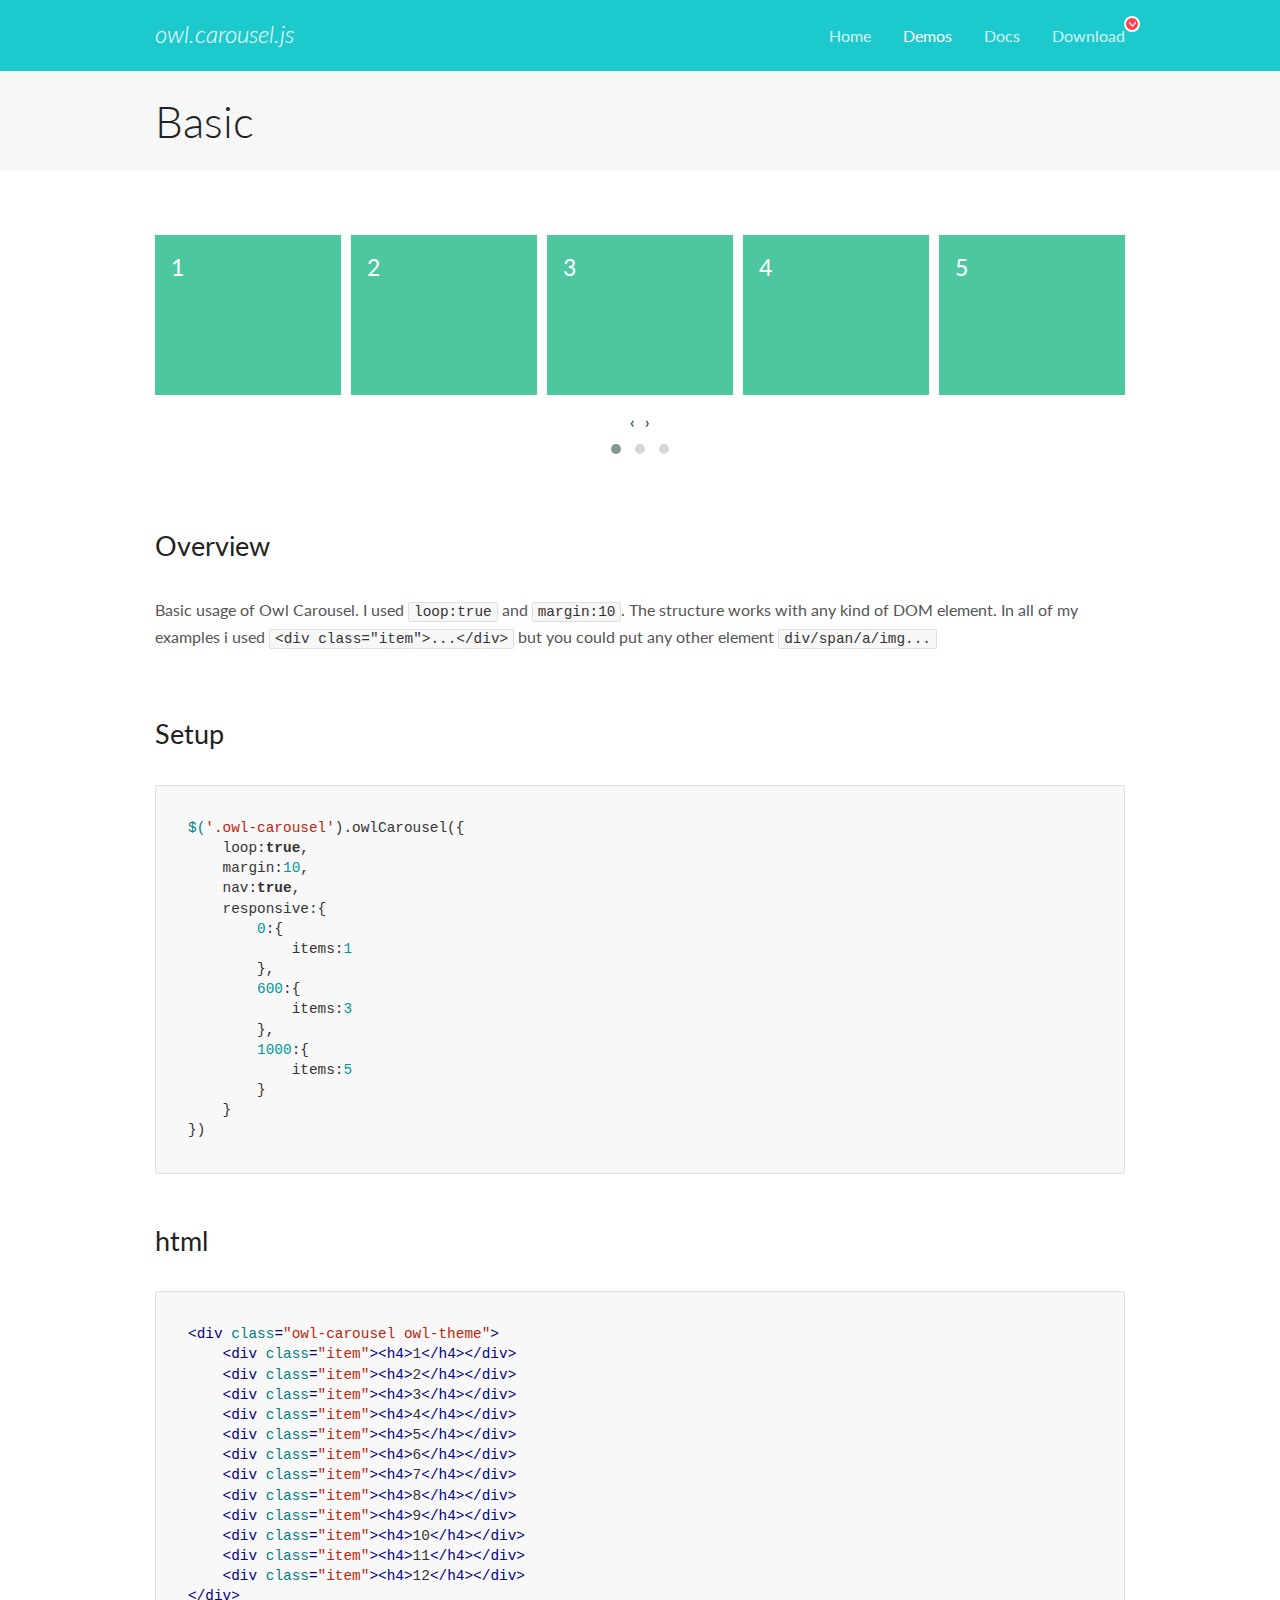
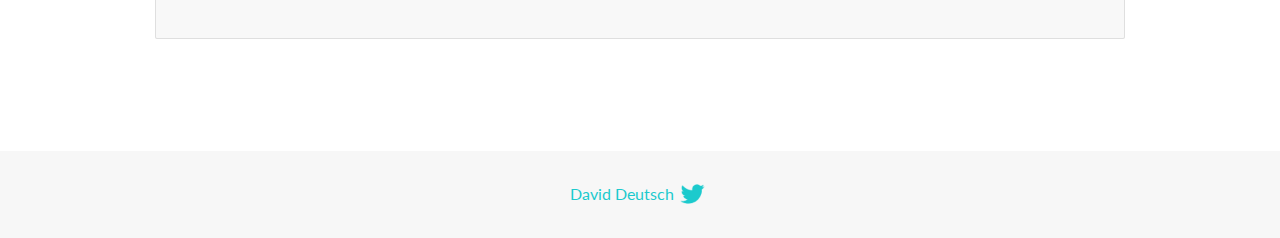
<file: lib/owlCarousel/docs/demos/basic.html>
<!DOCTYPE html>
<html lang="en">
  <head>

    <!-- head -->
    <meta charset="utf-8">
    <meta name="msapplication-tap-highlight" content="no" />
    <meta name="viewport" content="width=device-width, initial-scale=1.0" />
    <meta name="description" content="Basic usage demo">
    <meta name="author" content="David Deutsch">
    <title>
      Basic Demo | Owl Carousel | 2.3.4
    </title>

    <!-- Stylesheets -->
    <link href='https://fonts.googleapis.com/css?family=Lato:300,400,700,400italic,300italic' rel='stylesheet' type='text/css'>
    <link rel="stylesheet" href="../assets/css/docs.theme.min.css">

    <!-- Owl Stylesheets -->
    <link rel="stylesheet" href="../assets/owlcarousel/assets/owl.carousel.min.css">
    <link rel="stylesheet" href="../assets/owlcarousel/assets/owl.theme.default.min.css">

    <!-- HTML5 shim and Respond.js IE8 support of HTML5 elements and media queries -->

    <!--[if lt IE 9]>
      <script src="https://oss.maxcdn.com/libs/html5shiv/3.7.0/html5shiv.js"></script>
      <script src="https://oss.maxcdn.com/libs/respond.js/1.3.0/respond.min.js"></script>
    <![endif]-->

    <!-- Favicons -->
    <link rel="apple-touch-icon-precomposed" sizes="144x144" href="../assets/ico/apple-touch-icon-144-precomposed.png">
    <link rel="shortcut icon" href="../assets/ico/favicon.png">
    <link rel="shortcut icon" href="favicon.ico">

    <!-- Yeah i know js should not be in header. Its required for demos.-->

    <!-- javascript -->
    <script src="../assets/vendors/jquery.min.js"></script>
    <script src="../assets/owlcarousel/owl.carousel.js"></script>
  </head>
  <body>

    <!-- header -->
    <header class="header">
      <div class="row">
        <div class="large-12 columns">
          <div class="brand left">
            <h3>
              <a href="/OwlCarousel2/">owl.carousel.js</a> 
            </h3>
          </div>
          <a id="toggle-nav" class="right">
            <span></span> <span></span> <span></span> 
          </a> 
          <div class="nav-bar">
            <ul class="clearfix">
              <li> <a href="/OwlCarousel2/index.html">Home</a>  </li>
              <li class="active">
                <a href="/OwlCarousel2/demos/demos.html">Demos</a> 
              </li>
              <li> <a href="/OwlCarousel2/docs/started-welcome.html">Docs</a>  </li>
              <li>
                <a href="https://github.com/OwlCarousel2/OwlCarousel2/archive/2.3.4.zip">Download</a> 
                <span class="download"></span> 
              </li>
            </ul>
          </div>
        </div>
      </div>
    </header>

    <!-- title -->
    <section class="title">
      <div class="row">
        <div class="large-12 columns">
          <h1>Basic</h1>
        </div>
      </div>
    </section>

    <!--  Demos -->
    <section id="demos">
      <div class="row">
        <div class="large-12 columns">
          <div class="owl-carousel owl-theme">
            <div class="item">
              <h4>1</h4>
            </div>
            <div class="item">
              <h4>2</h4>
            </div>
            <div class="item">
              <h4>3</h4>
            </div>
            <div class="item">
              <h4>4</h4>
            </div>
            <div class="item">
              <h4>5</h4>
            </div>
            <div class="item">
              <h4>6</h4>
            </div>
            <div class="item">
              <h4>7</h4>
            </div>
            <div class="item">
              <h4>8</h4>
            </div>
            <div class="item">
              <h4>9</h4>
            </div>
            <div class="item">
              <h4>10</h4>
            </div>
            <div class="item">
              <h4>11</h4>
            </div>
            <div class="item">
              <h4>12</h4>
            </div>
          </div>
          <h3 id="overview">Overview</h3>
          <p>Basic usage of Owl Carousel. I used <code>loop:true</code> and <code>margin:10</code>. The structure works with any kind of DOM element. In all of my examples i used <code>&lt;div class=&quot;item&quot;&gt;...&lt;/div&gt;</code> but you could
            put any other element <code>div/span/a/img...</code></p>
          <h3 id="setup">Setup</h3>
          <pre><code>$(&#39;.owl-carousel&#39;).owlCarousel({
    loop:true,
    margin:10,
    nav:true,
    responsive:{
        0:{
            items:1
        },
        600:{
            items:3
        },
        1000:{
            items:5
        }
    }
})</code></pre>
          <h3 id="html">html</h3>
          <pre><code>&lt;div class=&quot;owl-carousel owl-theme&quot;&gt;
    &lt;div class=&quot;item&quot;&gt;&lt;h4&gt;1&lt;/h4&gt;&lt;/div&gt;
    &lt;div class=&quot;item&quot;&gt;&lt;h4&gt;2&lt;/h4&gt;&lt;/div&gt;
    &lt;div class=&quot;item&quot;&gt;&lt;h4&gt;3&lt;/h4&gt;&lt;/div&gt;
    &lt;div class=&quot;item&quot;&gt;&lt;h4&gt;4&lt;/h4&gt;&lt;/div&gt;
    &lt;div class=&quot;item&quot;&gt;&lt;h4&gt;5&lt;/h4&gt;&lt;/div&gt;
    &lt;div class=&quot;item&quot;&gt;&lt;h4&gt;6&lt;/h4&gt;&lt;/div&gt;
    &lt;div class=&quot;item&quot;&gt;&lt;h4&gt;7&lt;/h4&gt;&lt;/div&gt;
    &lt;div class=&quot;item&quot;&gt;&lt;h4&gt;8&lt;/h4&gt;&lt;/div&gt;
    &lt;div class=&quot;item&quot;&gt;&lt;h4&gt;9&lt;/h4&gt;&lt;/div&gt;
    &lt;div class=&quot;item&quot;&gt;&lt;h4&gt;10&lt;/h4&gt;&lt;/div&gt;
    &lt;div class=&quot;item&quot;&gt;&lt;h4&gt;11&lt;/h4&gt;&lt;/div&gt;
    &lt;div class=&quot;item&quot;&gt;&lt;h4&gt;12&lt;/h4&gt;&lt;/div&gt;
&lt;/div&gt;</code></pre>
          <script>
            $(document).ready(function() {
              var owl = $('.owl-carousel');
              owl.owlCarousel({
                margin: 10,
                nav: true,
                loop: true,
                responsive: {
                  0: {
                    items: 1
                  },
                  600: {
                    items: 3
                  },
                  1000: {
                    items: 5
                  }
                }
              })
            })
          </script>
        </div>
      </div>
    </section>

    <!-- footer -->
    <footer class="footer">
      <div class="row">
        <div class="large-12 columns">
          <h5>
            <a href="/OwlCarousel2/docs/support-contact.html">David Deutsch</a> 
            <a id="custom-tweet-button" href="https://twitter.com/share?url=https://github.com/OwlCarousel2/OwlCarousel2&text=Owl Carousel - This is so awesome! " target="_blank"></a> 
          </h5>
        </div>
      </div>
    </footer>

    <!-- vendors -->
    <script src="../assets/vendors/highlight.js"></script>
    <script src="../assets/js/app.js"></script>
  </body>
</html>
</file>
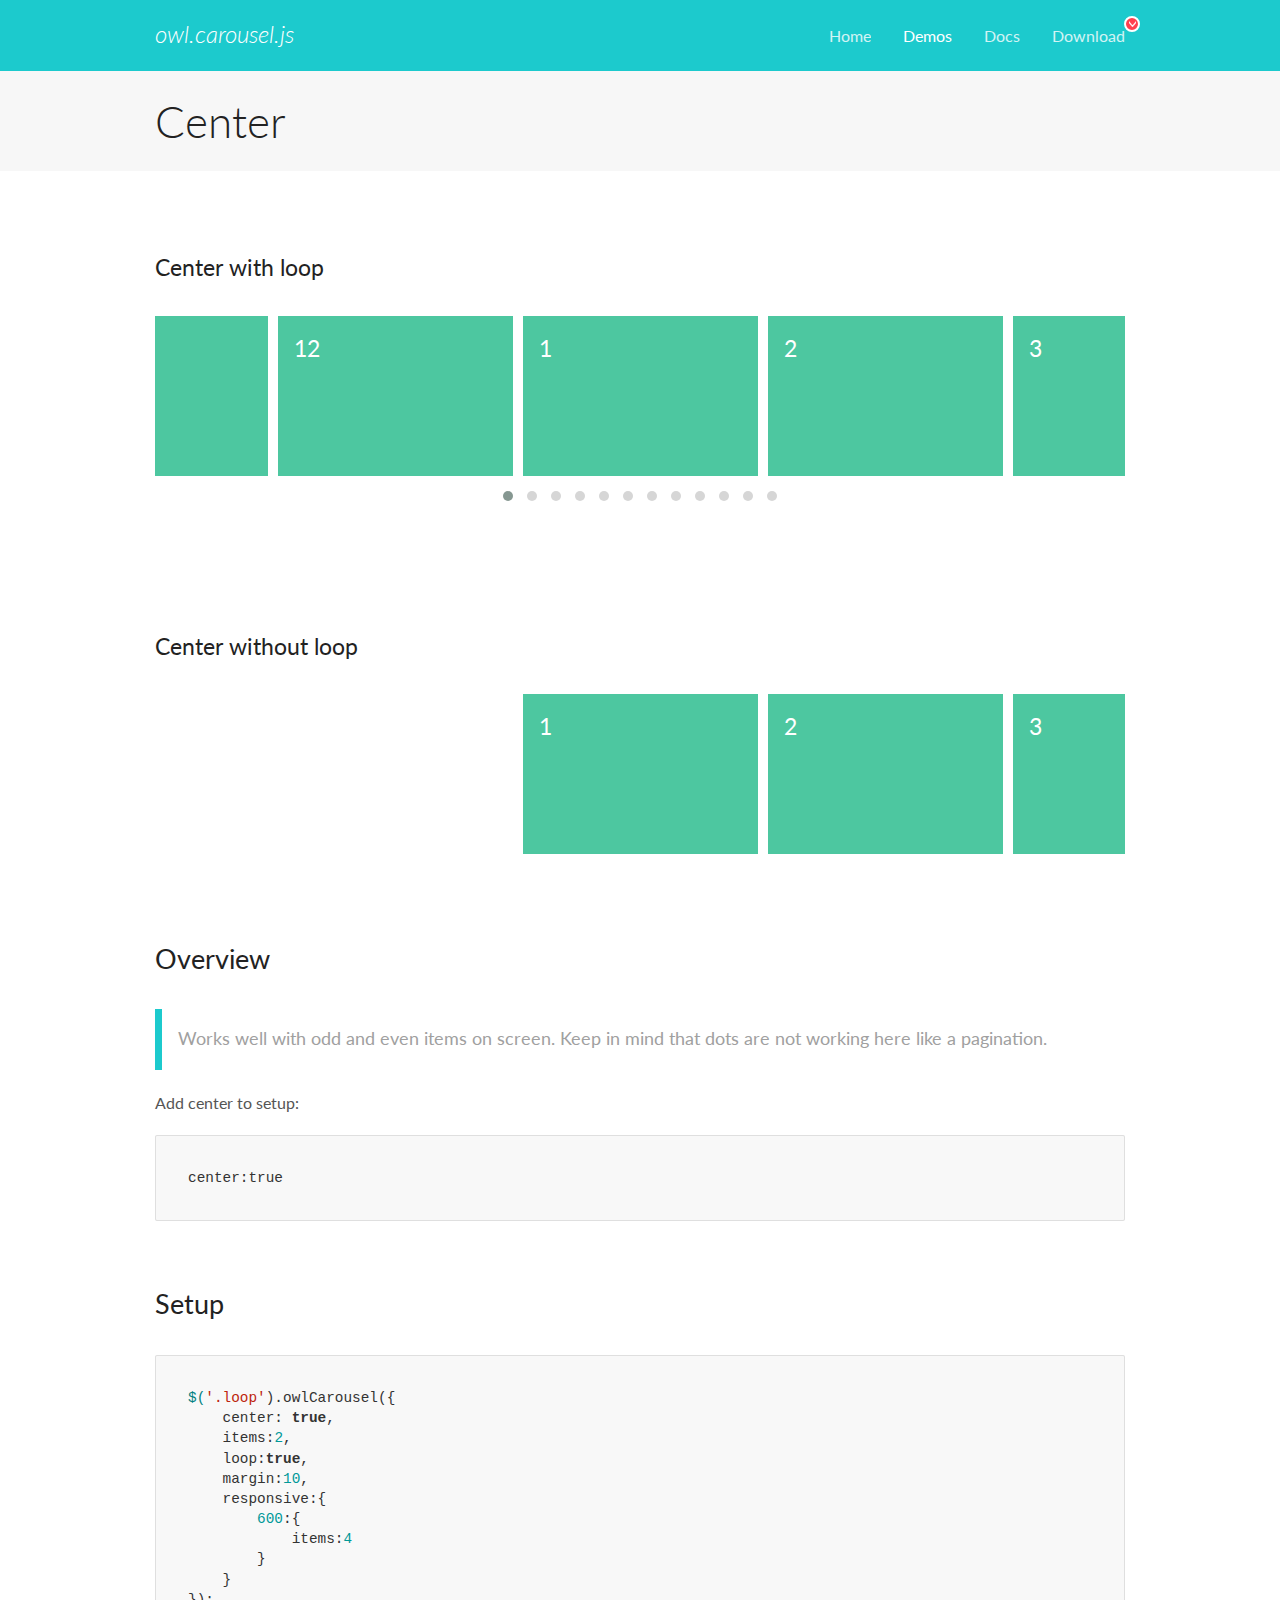
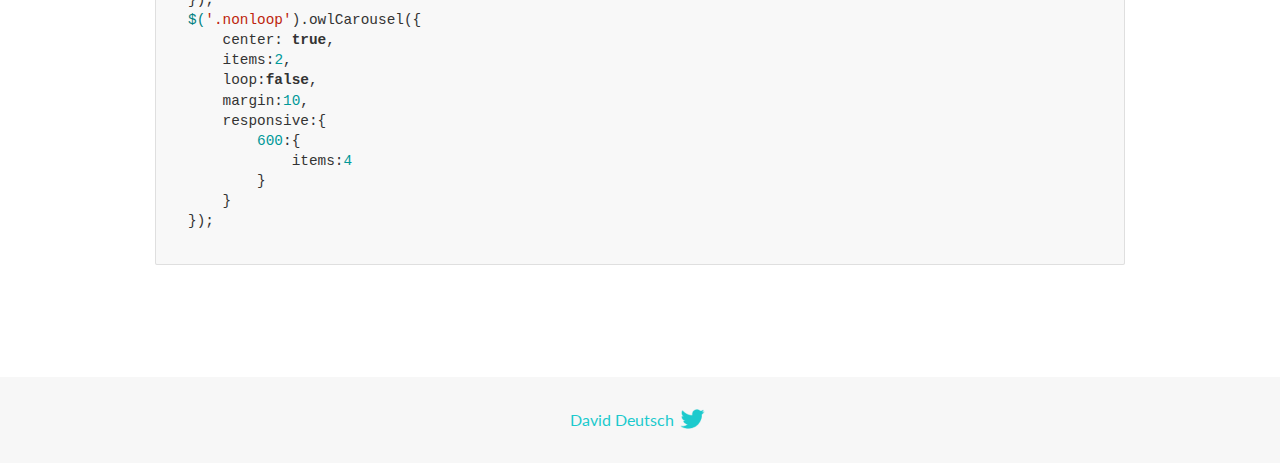
<file: lib/owlCarousel/docs/demos/center.html>
<!DOCTYPE html>
<html lang="en">
  <head>

    <!-- head -->
    <meta charset="utf-8">
    <meta name="msapplication-tap-highlight" content="no" />
    <meta name="viewport" content="width=device-width, initial-scale=1.0" />
    <meta name="description" content="Center carousel">
    <meta name="author" content="David Deutsch">
    <title>
      Center Demo | Owl Carousel | 2.3.4
    </title>

    <!-- Stylesheets -->
    <link href='https://fonts.googleapis.com/css?family=Lato:300,400,700,400italic,300italic' rel='stylesheet' type='text/css'>
    <link rel="stylesheet" href="../assets/css/docs.theme.min.css">

    <!-- Owl Stylesheets -->
    <link rel="stylesheet" href="../assets/owlcarousel/assets/owl.carousel.min.css">
    <link rel="stylesheet" href="../assets/owlcarousel/assets/owl.theme.default.min.css">

    <!-- HTML5 shim and Respond.js IE8 support of HTML5 elements and media queries -->

    <!--[if lt IE 9]>
      <script src="https://oss.maxcdn.com/libs/html5shiv/3.7.0/html5shiv.js"></script>
      <script src="https://oss.maxcdn.com/libs/respond.js/1.3.0/respond.min.js"></script>
    <![endif]-->

    <!-- Favicons -->
    <link rel="apple-touch-icon-precomposed" sizes="144x144" href="../assets/ico/apple-touch-icon-144-precomposed.png">
    <link rel="shortcut icon" href="../assets/ico/favicon.png">
    <link rel="shortcut icon" href="favicon.ico">

    <!-- Yeah i know js should not be in header. Its required for demos.-->

    <!-- javascript -->
    <script src="../assets/vendors/jquery.min.js"></script>
    <script src="../assets/owlcarousel/owl.carousel.js"></script>
  </head>
  <body>

    <!-- header -->
    <header class="header">
      <div class="row">
        <div class="large-12 columns">
          <div class="brand left">
            <h3>
              <a href="/OwlCarousel2/">owl.carousel.js</a> 
            </h3>
          </div>
          <a id="toggle-nav" class="right">
            <span></span> <span></span> <span></span> 
          </a> 
          <div class="nav-bar">
            <ul class="clearfix">
              <li> <a href="/OwlCarousel2/index.html">Home</a>  </li>
              <li class="active">
                <a href="/OwlCarousel2/demos/demos.html">Demos</a> 
              </li>
              <li> <a href="/OwlCarousel2/docs/started-welcome.html">Docs</a>  </li>
              <li>
                <a href="https://github.com/OwlCarousel2/OwlCarousel2/archive/2.3.4.zip">Download</a> 
                <span class="download"></span> 
              </li>
            </ul>
          </div>
        </div>
      </div>
    </header>

    <!-- title -->
    <section class="title">
      <div class="row">
        <div class="large-12 columns">
          <h1>Center</h1>
        </div>
      </div>
    </section>

    <!--  Demos -->
    <section id="demos">
      <div class="row">
        <div class="large-12 columns">
          <h4 id="center-with-loop">Center with loop</h4>
          <div class="loop owl-carousel owl-theme">
            <div class="item">
              <h4>1</h4>
            </div>
            <div class="item">
              <h4>2</h4>
            </div>
            <div class="item">
              <h4>3</h4>
            </div>
            <div class="item">
              <h4>4</h4>
            </div>
            <div class="item">
              <h4>5</h4>
            </div>
            <div class="item">
              <h4>6</h4>
            </div>
            <div class="item">
              <h4>7</h4>
            </div>
            <div class="item">
              <h4>8</h4>
            </div>
            <div class="item">
              <h4>9</h4>
            </div>
            <div class="item">
              <h4>10</h4>
            </div>
            <div class="item">
              <h4>11</h4>
            </div>
            <div class="item">
              <h4>12</h4>
            </div>
          </div>
          <br>
          <h4 id="center-without-loop">Center without loop</h4>
          <div class="nonloop owl-carousel">
            <div class="item">
              <h4>1</h4>
            </div>
            <div class="item">
              <h4>2</h4>
            </div>
            <div class="item">
              <h4>3</h4>
            </div>
            <div class="item">
              <h4>4</h4>
            </div>
            <div class="item">
              <h4>5</h4>
            </div>
            <div class="item">
              <h4>6</h4>
            </div>
            <div class="item">
              <h4>7</h4>
            </div>
            <div class="item">
              <h4>8</h4>
            </div>
            <div class="item">
              <h4>9</h4>
            </div>
            <div class="item">
              <h4>10</h4>
            </div>
            <div class="item">
              <h4>11</h4>
            </div>
            <div class="item">
              <h4>12</h4>
            </div>
          </div>
          <h3 id="overview">Overview</h3>
          <blockquote>
            <p>Works well with odd and even items on screen. Keep in mind that dots are not working here like a pagination.</p>
          </blockquote>
          <p>Add center to setup:</p>
          <pre><code>center:true</code></pre>
          <h3 id="setup">Setup</h3>
          <pre><code>$(&#39;.loop&#39;).owlCarousel({
    center: true,
    items:2,
    loop:true,
    margin:10,
    responsive:{
        600:{
            items:4
        }
    }
});
$(&#39;.nonloop&#39;).owlCarousel({
    center: true,
    items:2,
    loop:false,
    margin:10,
    responsive:{
        600:{
            items:4
        }
    }
});</code></pre>
          <script>
            jQuery(document).ready(function($) {
              $('.loop').owlCarousel({
                center: true,
                items: 2,
                loop: true,
                margin: 10,
                responsive: {
                  600: {
                    items: 4
                  }
                }
              });
              $('.nonloop').owlCarousel({
                center: true,
                items: 2,
                loop: false,
                margin: 10,
                responsive: {
                  600: {
                    items: 4
                  }
                }
              });
            });
          </script>
        </div>
      </div>
    </section>

    <!-- footer -->
    <footer class="footer">
      <div class="row">
        <div class="large-12 columns">
          <h5>
            <a href="/OwlCarousel2/docs/support-contact.html">David Deutsch</a> 
            <a id="custom-tweet-button" href="https://twitter.com/share?url=https://github.com/OwlCarousel2/OwlCarousel2&text=Owl Carousel - This is so awesome! " target="_blank"></a> 
          </h5>
        </div>
      </div>
    </footer>

    <!-- vendors -->
    <script src="../assets/vendors/highlight.js"></script>
    <script src="../assets/js/app.js"></script>
  </body>
</html>
</file>
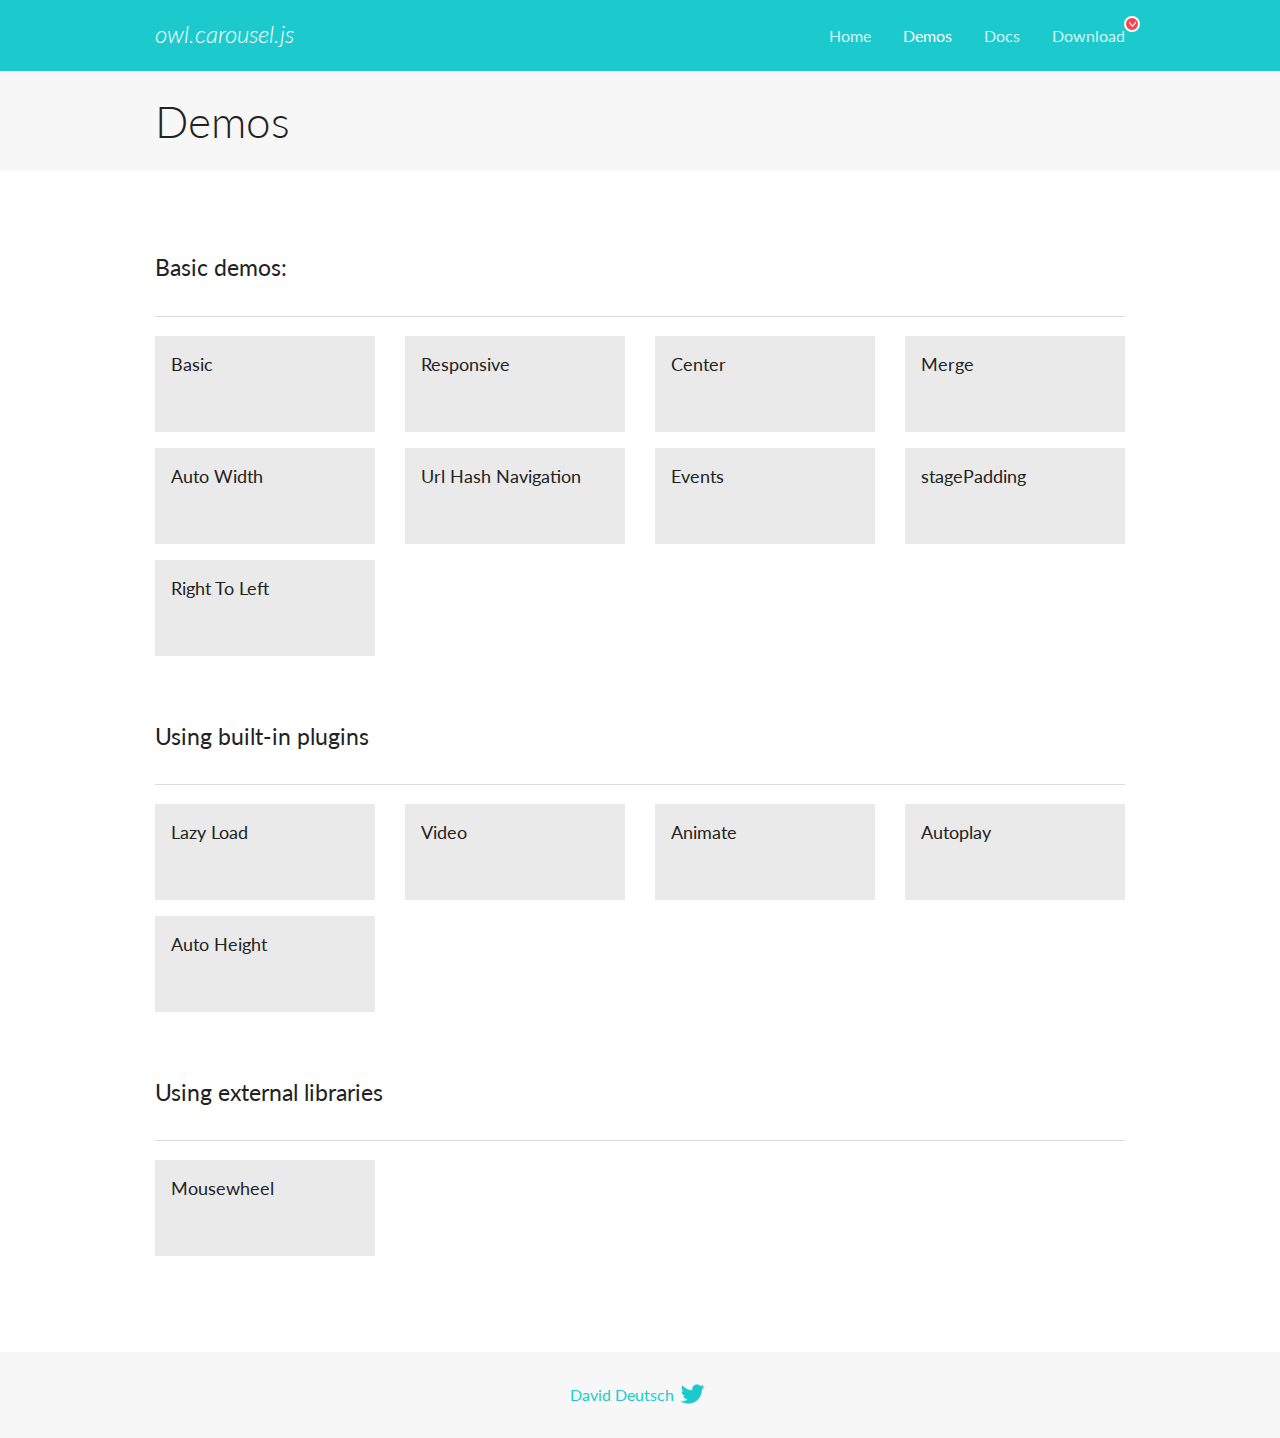
<file: lib/owlCarousel/docs/demos/demos.html>
<!DOCTYPE html>
<html lang="en">
  <head>

    <!-- head -->
    <meta charset="utf-8">
    <meta name="msapplication-tap-highlight" content="no" />
    <meta name="viewport" content="width=device-width, initial-scale=1.0" />
    <meta name="description" content="A list of Owl Carousel examples.">
    <meta name="author" content="David Deutsch">
    <title>
      Demos | Owl Carousel | 2.3.4
    </title>

    <!-- Stylesheets -->
    <link href='https://fonts.googleapis.com/css?family=Lato:300,400,700,400italic,300italic' rel='stylesheet' type='text/css'>
    <link rel="stylesheet" href="../assets/css/docs.theme.min.css">

    <!-- Owl Stylesheets -->
    <link rel="stylesheet" href="../assets/owlcarousel/assets/owl.carousel.min.css">
    <link rel="stylesheet" href="../assets/owlcarousel/assets/owl.theme.default.min.css">

    <!-- HTML5 shim and Respond.js IE8 support of HTML5 elements and media queries -->

    <!--[if lt IE 9]>
      <script src="https://oss.maxcdn.com/libs/html5shiv/3.7.0/html5shiv.js"></script>
      <script src="https://oss.maxcdn.com/libs/respond.js/1.3.0/respond.min.js"></script>
    <![endif]-->

    <!-- Favicons -->
    <link rel="apple-touch-icon-precomposed" sizes="144x144" href="../assets/ico/apple-touch-icon-144-precomposed.png">
    <link rel="shortcut icon" href="../assets/ico/favicon.png">
    <link rel="shortcut icon" href="favicon.ico">

    <!-- Yeah i know js should not be in header. Its required for demos.-->

    <!-- javascript -->
    <script src="../assets/vendors/jquery.min.js"></script>
    <script src="../assets/owlcarousel/owl.carousel.js"></script>
  </head>
  <body>

    <!-- header -->
    <header class="header">
      <div class="row">
        <div class="large-12 columns">
          <div class="brand left">
            <h3>
              <a href="/OwlCarousel2/">owl.carousel.js</a> 
            </h3>
          </div>
          <a id="toggle-nav" class="right">
            <span></span> <span></span> <span></span> 
          </a> 
          <div class="nav-bar">
            <ul class="clearfix">
              <li> <a href="/OwlCarousel2/index.html">Home</a>  </li>
              <li class="active">
                <a href="/OwlCarousel2/demos/demos.html">Demos</a> 
              </li>
              <li> <a href="/OwlCarousel2/docs/started-welcome.html">Docs</a>  </li>
              <li>
                <a href="https://github.com/OwlCarousel2/OwlCarousel2/archive/2.3.4.zip">Download</a> 
                <span class="download"></span> 
              </li>
            </ul>
          </div>
        </div>
      </div>
    </header>

    <!-- title -->
    <section class="title">
      <div class="row">
        <div class="large-12 columns">
          <h1>Demos</h1>
        </div>
      </div>
    </section>

    <!--  Demos -->
    <section id="demos">
      <div class="row">
        <div class="large-12 columns">
          <h4 id="basic-demos-">Basic demos:</h4>
          <hr>
          <div class="demo-list">
            <div class="row">
              <div class="small-6 medium-4 large-3 columns">
                <a href="basic.html" class="demo-block">
                  <h5>Basic </h5>
                </a> 
              </div>
              <div class="small-6 medium-4 large-3 columns">
                <a href="responsive.html" class="demo-block">
                  <h5>Responsive </h5>
                </a> 
              </div>
              <div class="small-6 medium-4 large-3 columns">
                <a href="center.html" class="demo-block">
                  <h5>Center </h5>
                </a> 
              </div>
              <div class="small-6 medium-4 large-3 columns">
                <a href="merge.html" class="demo-block">
                  <h5>Merge </h5>
                </a> 
              </div>
              <div class="small-6 medium-4 large-3 columns">
                <a href="autowidth.html" class="demo-block">
                  <h5>Auto Width </h5>
                </a> 
              </div>
              <div class="small-6 medium-4 large-3 columns">
                <a href="urlhashnav.html" class="demo-block">
                  <h5>Url Hash Navigation </h5>
                </a> 
              </div>
              <div class="small-6 medium-4 large-3 columns">
                <a href="events.html" class="demo-block">
                  <h5>Events </h5>
                </a> 
              </div>
              <div class="small-6 medium-4 large-3 columns">
                <a href="stagepadding.html" class="demo-block">
                  <h5>stagePadding </h5>
                </a> 
              </div>
              <div class="small-6 medium-4 large-3 columns">
                <a href="rtl.html" class="demo-block">
                  <h5>Right To Left </h5>
                </a> 
              </div>
            </div>
          </div>
          <h4 id="using-built-in-plugins">Using built-in plugins</h4>
          <hr>
          <div class="demo-list">
            <div class="row">
              <div class="small-6 medium-4 large-3 columns">
                <a href="lazyLoad.html" class="demo-block">
                  <h5>Lazy Load </h5>
                </a> 
              </div>
              <div class="small-6 medium-4 large-3 columns">
                <a href="video.html" class="demo-block">
                  <h5>Video </h5>
                </a> 
              </div>
              <div class="small-6 medium-4 large-3 columns">
                <a href="animate.html" class="demo-block">
                  <h5>Animate </h5>
                </a> 
              </div>
              <div class="small-6 medium-4 large-3 columns">
                <a href="autoplay.html" class="demo-block">
                  <h5>Autoplay </h5>
                </a> 
              </div>
              <div class="small-6 medium-4 large-3 columns">
                <a href="autoheight.html" class="demo-block">
                  <h5>Auto Height </h5>
                </a> 
              </div>
            </div>
          </div>
          <h4 id="using-external-libraries">Using external libraries</h4>
          <hr>
          <div class="demo-list">
            <div class="row">
              <div class="small-6 medium-4 large-3 columns">
                <a href="mousewheel.html" class="demo-block">
                  <h5>Mousewheel </h5>
                </a> 
              </div>
            </div>
          </div>
        </div>
      </div>
    </section>

    <!-- footer -->
    <footer class="footer">
      <div class="row">
        <div class="large-12 columns">
          <h5>
            <a href="/OwlCarousel2/docs/support-contact.html">David Deutsch</a> 
            <a id="custom-tweet-button" href="https://twitter.com/share?url=https://github.com/OwlCarousel2/OwlCarousel2&text=Owl Carousel - This is so awesome! " target="_blank"></a> 
          </h5>
        </div>
      </div>
    </footer>

    <!-- vendors -->
    <script src="../assets/vendors/highlight.js"></script>
    <script src="../assets/js/app.js"></script>
  </body>
</html>
</file>
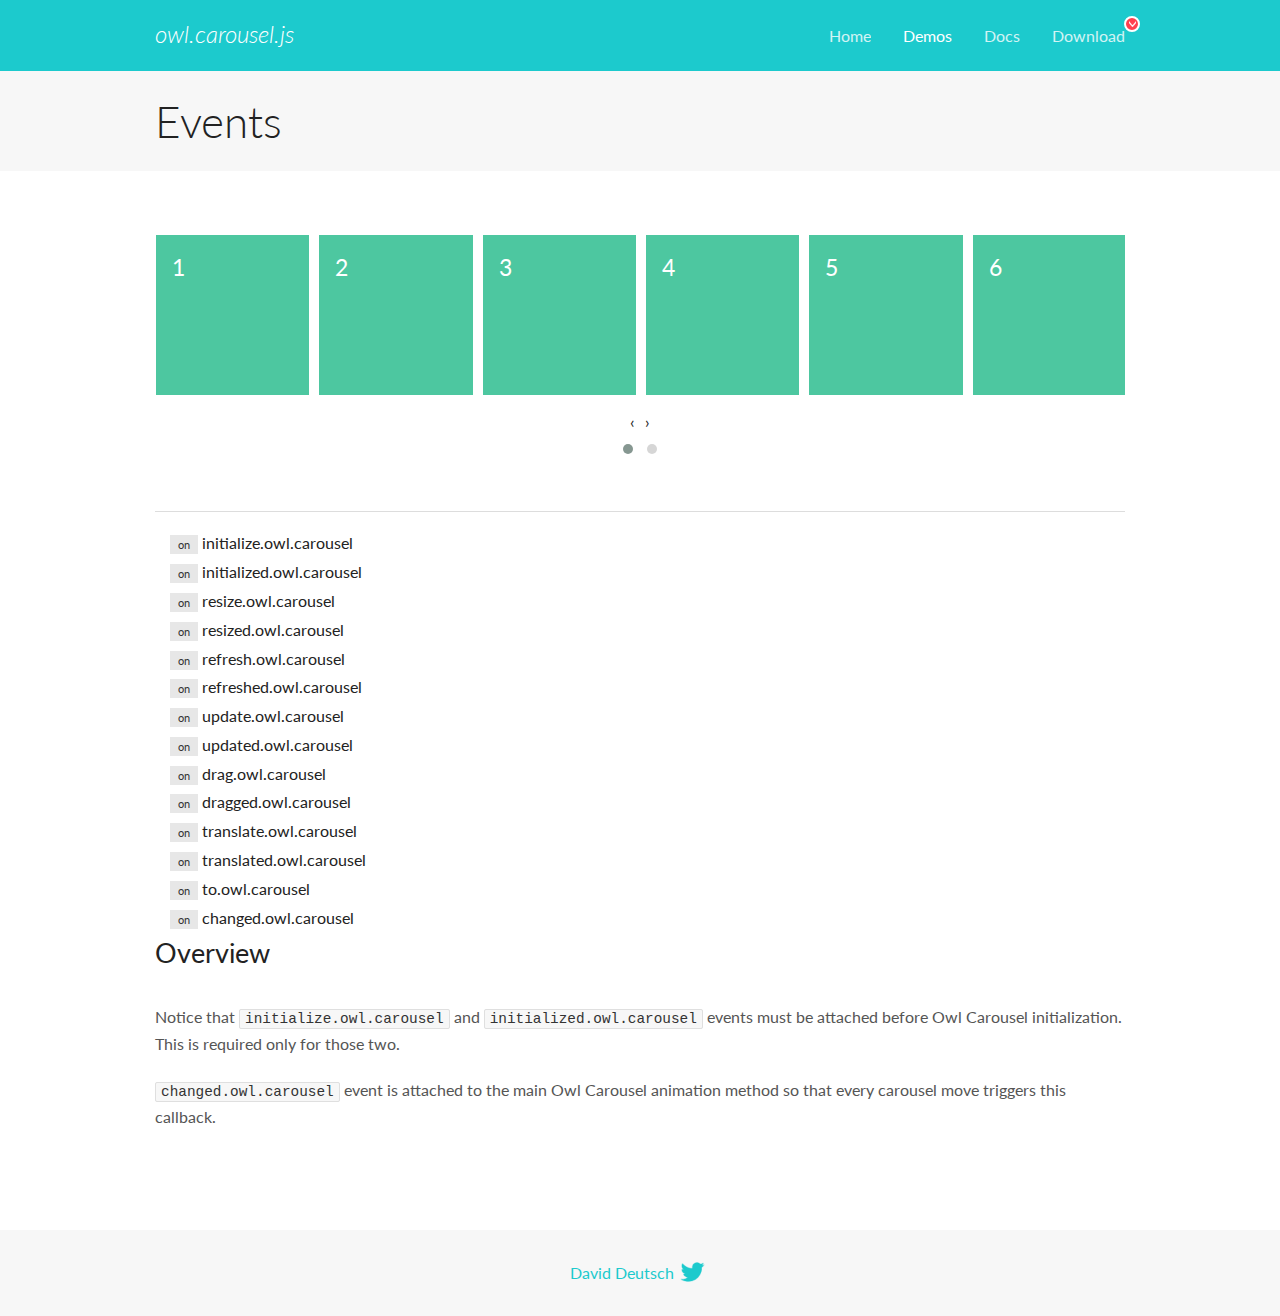
<file: lib/owlCarousel/docs/demos/events.html>
<!DOCTYPE html>
<html lang="en">
  <head>

    <!-- head -->
    <meta charset="utf-8">
    <meta name="msapplication-tap-highlight" content="no" />
    <meta name="viewport" content="width=device-width, initial-scale=1.0" />
    <meta name="description" content="Events usage demo">
    <meta name="author" content="David Deutsch">
    <title>
      Events Demo | Owl Carousel | 2.3.4
    </title>

    <!-- Stylesheets -->
    <link href='https://fonts.googleapis.com/css?family=Lato:300,400,700,400italic,300italic' rel='stylesheet' type='text/css'>
    <link rel="stylesheet" href="../assets/css/docs.theme.min.css">

    <!-- Owl Stylesheets -->
    <link rel="stylesheet" href="../assets/owlcarousel/assets/owl.carousel.min.css">
    <link rel="stylesheet" href="../assets/owlcarousel/assets/owl.theme.default.min.css">

    <!-- HTML5 shim and Respond.js IE8 support of HTML5 elements and media queries -->

    <!--[if lt IE 9]>
      <script src="https://oss.maxcdn.com/libs/html5shiv/3.7.0/html5shiv.js"></script>
      <script src="https://oss.maxcdn.com/libs/respond.js/1.3.0/respond.min.js"></script>
    <![endif]-->

    <!-- Favicons -->
    <link rel="apple-touch-icon-precomposed" sizes="144x144" href="../assets/ico/apple-touch-icon-144-precomposed.png">
    <link rel="shortcut icon" href="../assets/ico/favicon.png">
    <link rel="shortcut icon" href="favicon.ico">

    <!-- Yeah i know js should not be in header. Its required for demos.-->

    <!-- javascript -->
    <script src="../assets/vendors/jquery.min.js"></script>
    <script src="../assets/owlcarousel/owl.carousel.js"></script>
  </head>
  <body>

    <!-- header -->
    <header class="header">
      <div class="row">
        <div class="large-12 columns">
          <div class="brand left">
            <h3>
              <a href="/OwlCarousel2/">owl.carousel.js</a> 
            </h3>
          </div>
          <a id="toggle-nav" class="right">
            <span></span> <span></span> <span></span> 
          </a> 
          <div class="nav-bar">
            <ul class="clearfix">
              <li> <a href="/OwlCarousel2/index.html">Home</a>  </li>
              <li class="active">
                <a href="/OwlCarousel2/demos/demos.html">Demos</a> 
              </li>
              <li> <a href="/OwlCarousel2/docs/started-welcome.html">Docs</a>  </li>
              <li>
                <a href="https://github.com/OwlCarousel2/OwlCarousel2/archive/2.3.4.zip">Download</a> 
                <span class="download"></span> 
              </li>
            </ul>
          </div>
        </div>
      </div>
    </header>

    <!-- title -->
    <section class="title">
      <div class="row">
        <div class="large-12 columns">
          <h1>Events</h1>
        </div>
      </div>
    </section>

    <!--  Demos -->
    <section id="demos">
      <div class="row">
        <div class="large-12 columns">
          <div class="owl-carousel owl-theme">
            <div class="item">
              <h4>1</h4>
            </div>
            <div class="item">
              <h4>2</h4>
            </div>
            <div class="item">
              <h4>3</h4>
            </div>
            <div class="item">
              <h4>4</h4>
            </div>
            <div class="item">
              <h4>5</h4>
            </div>
            <div class="item">
              <h4>6</h4>
            </div>
            <div class="item">
              <h4>7</h4>
            </div>
            <div class="item">
              <h4>8</h4>
            </div>
            <div class="item">
              <h4>9</h4>
            </div>
            <div class="item">
              <h4>10</h4>
            </div>
            <div class="item">
              <h4>11</h4>
            </div>
            <div class="item">
              <h4>12</h4>
            </div>
          </div>
          <hr>
          <div class="large-12 columns callbacks">
            <div><span class="label secondary initialize">on</span>  initialize.owl.carousel </div>
            <div><span class="label secondary initialized">on</span>  initialized.owl.carousel </div>
            <div><span class="label secondary resize">on</span>  resize.owl.carousel </div>
            <div><span class="label secondary resized">on</span>  resized.owl.carousel </div>
            <div><span class="label secondary refresh">on</span>  refresh.owl.carousel </div>
            <div><span class="label secondary refreshed">on</span>  refreshed.owl.carousel </div>
            <div><span class="label secondary update">on</span>  update.owl.carousel </div>
            <div><span class="label secondary updated">on</span>  updated.owl.carousel </div>
            <div><span class="label secondary drag">on</span>  drag.owl.carousel </div>
            <div><span class="label secondary dragged">on</span>  dragged.owl.carousel </div>
            <div><span class="label secondary translate">on</span>  translate.owl.carousel </div>
            <div><span class="label secondary translated">on</span>  translated.owl.carousel </div>
            <div><span class="label secondary to">on</span>  to.owl.carousel </div>
            <div><span class="label secondary changed">on</span>  changed.owl.carousel </div>
          </div>
          <h3 id="overview">Overview</h3>
          <p>Notice that <code>initialize.owl.carousel</code> and <code>initialized.owl.carousel</code> events must be attached before Owl Carousel initialization. This is required only for those two.</p>
          <p><code>changed.owl.carousel</code> event is attached to the main Owl Carousel animation method so that every carousel move triggers this callback.</p>
          <script>
            jQuery(document).ready(function($) {
              var owl = $('.owl-carousel');
              owl.on('initialize.owl.carousel initialized.owl.carousel ' +
                'initialize.owl.carousel initialize.owl.carousel ' +
                'resize.owl.carousel resized.owl.carousel ' +
                'refresh.owl.carousel refreshed.owl.carousel ' +
                'update.owl.carousel updated.owl.carousel ' +
                'drag.owl.carousel dragged.owl.carousel ' +
                'translate.owl.carousel translated.owl.carousel ' +
                'to.owl.carousel changed.owl.carousel',
                function(e) {
                  $('.' + e.type)
                    .removeClass('secondary')
                    .addClass('success');
                  window.setTimeout(function() {
                    $('.' + e.type)
                      .removeClass('success')
                      .addClass('secondary');
                  }, 500);
                });
              owl.owlCarousel({
                loop: true,
                nav: true,
                lazyLoad: true,
                margin: 10,
                video: true,
                responsive: {
                  0: {
                    items: 1
                  },
                  600: {
                    items: 3
                  },
                  960: {
                    items: 5,
                  },
                  1200: {
                    items: 6
                  }
                }
              });
            });
          </script>
        </div>
      </div>
    </section>

    <!-- footer -->
    <footer class="footer">
      <div class="row">
        <div class="large-12 columns">
          <h5>
            <a href="/OwlCarousel2/docs/support-contact.html">David Deutsch</a> 
            <a id="custom-tweet-button" href="https://twitter.com/share?url=https://github.com/OwlCarousel2/OwlCarousel2&text=Owl Carousel - This is so awesome! " target="_blank"></a> 
          </h5>
        </div>
      </div>
    </footer>

    <!-- vendors -->
    <script src="../assets/vendors/highlight.js"></script>
    <script src="../assets/js/app.js"></script>
  </body>
</html>
</file>
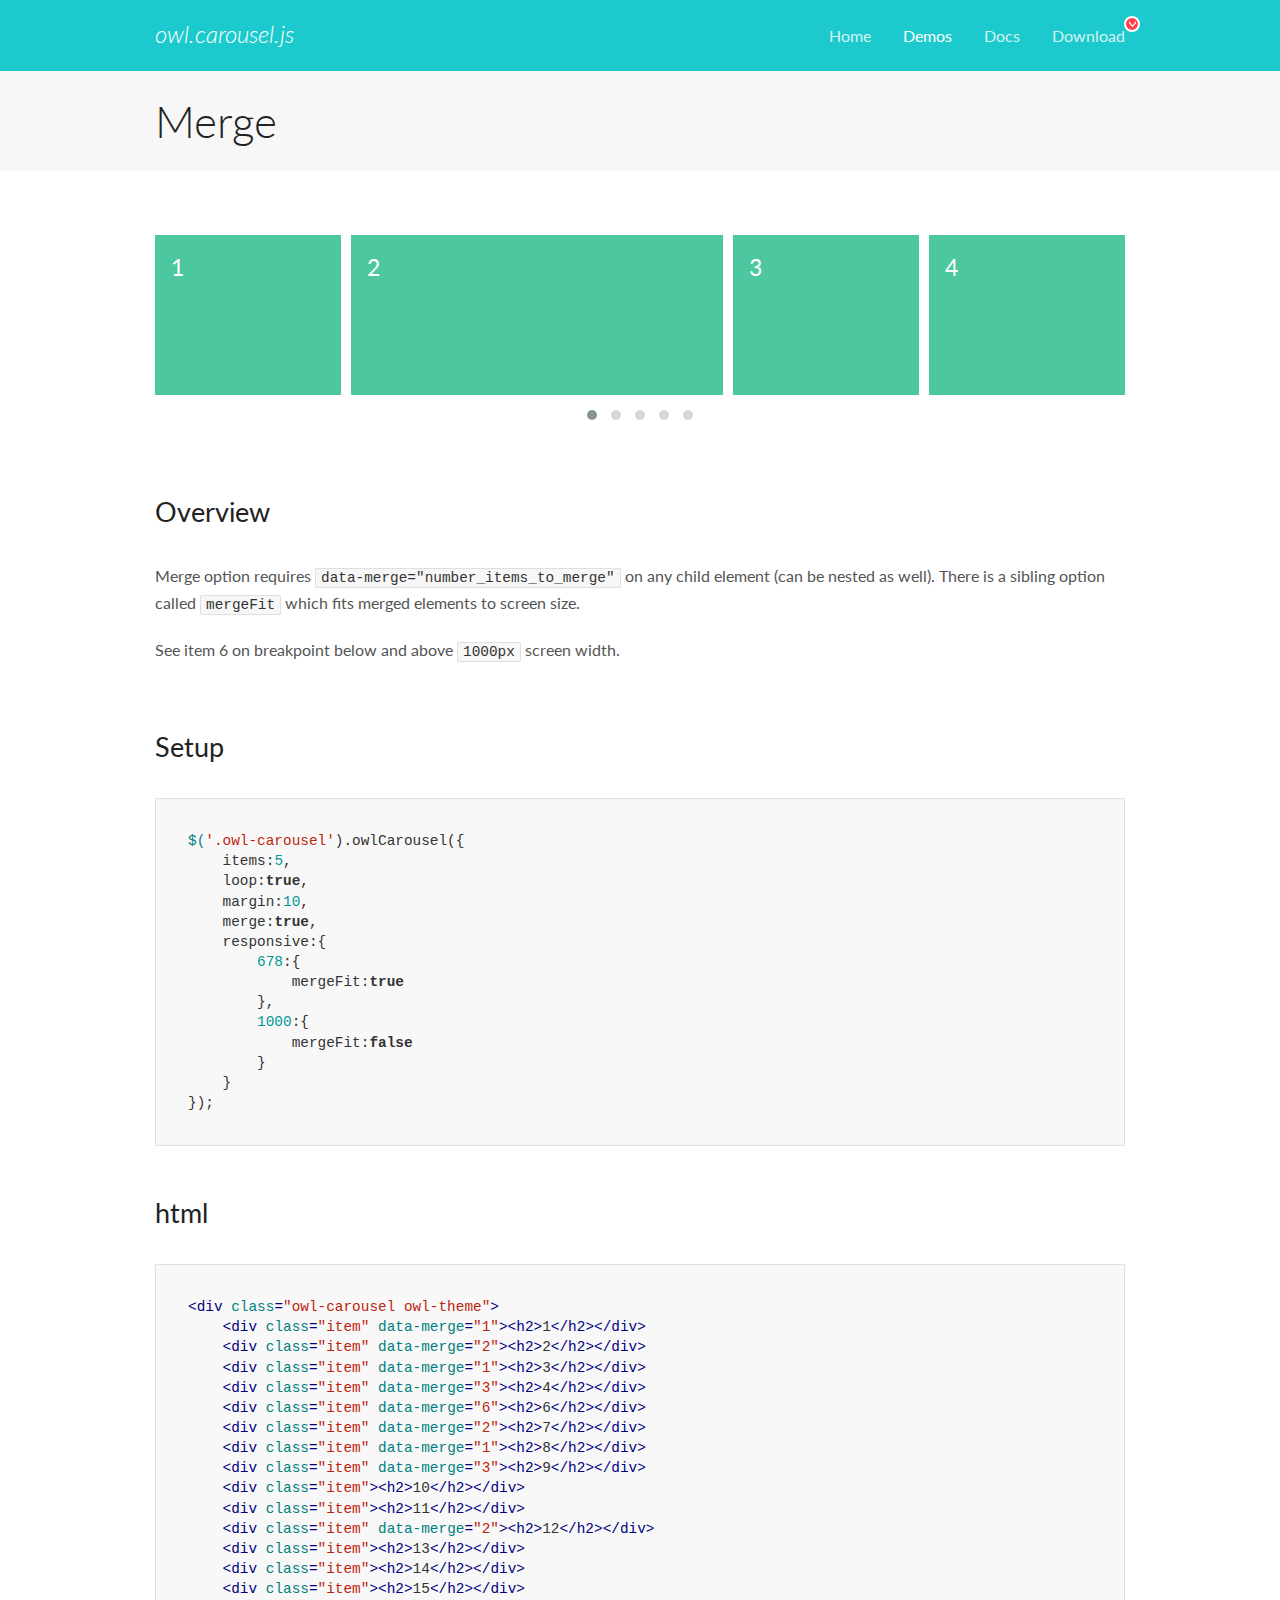
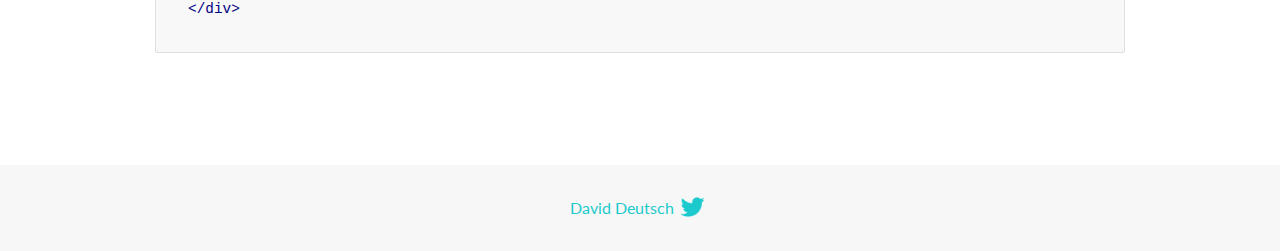
<file: lib/owlCarousel/docs/demos/merge.html>
<!DOCTYPE html>
<html lang="en">
  <head>

    <!-- head -->
    <meta charset="utf-8">
    <meta name="msapplication-tap-highlight" content="no" />
    <meta name="viewport" content="width=device-width, initial-scale=1.0" />
    <meta name="description" content="Merge Items">
    <meta name="author" content="David Deutsch">
    <title>
      Merge Demo | Owl Carousel | 2.3.4
    </title>

    <!-- Stylesheets -->
    <link href='https://fonts.googleapis.com/css?family=Lato:300,400,700,400italic,300italic' rel='stylesheet' type='text/css'>
    <link rel="stylesheet" href="../assets/css/docs.theme.min.css">

    <!-- Owl Stylesheets -->
    <link rel="stylesheet" href="../assets/owlcarousel/assets/owl.carousel.min.css">
    <link rel="stylesheet" href="../assets/owlcarousel/assets/owl.theme.default.min.css">

    <!-- HTML5 shim and Respond.js IE8 support of HTML5 elements and media queries -->

    <!--[if lt IE 9]>
      <script src="https://oss.maxcdn.com/libs/html5shiv/3.7.0/html5shiv.js"></script>
      <script src="https://oss.maxcdn.com/libs/respond.js/1.3.0/respond.min.js"></script>
    <![endif]-->

    <!-- Favicons -->
    <link rel="apple-touch-icon-precomposed" sizes="144x144" href="../assets/ico/apple-touch-icon-144-precomposed.png">
    <link rel="shortcut icon" href="../assets/ico/favicon.png">
    <link rel="shortcut icon" href="favicon.ico">

    <!-- Yeah i know js should not be in header. Its required for demos.-->

    <!-- javascript -->
    <script src="../assets/vendors/jquery.min.js"></script>
    <script src="../assets/owlcarousel/owl.carousel.js"></script>
  </head>
  <body>

    <!-- header -->
    <header class="header">
      <div class="row">
        <div class="large-12 columns">
          <div class="brand left">
            <h3>
              <a href="/OwlCarousel2/">owl.carousel.js</a> 
            </h3>
          </div>
          <a id="toggle-nav" class="right">
            <span></span> <span></span> <span></span> 
          </a> 
          <div class="nav-bar">
            <ul class="clearfix">
              <li> <a href="/OwlCarousel2/index.html">Home</a>  </li>
              <li class="active">
                <a href="/OwlCarousel2/demos/demos.html">Demos</a> 
              </li>
              <li> <a href="/OwlCarousel2/docs/started-welcome.html">Docs</a>  </li>
              <li>
                <a href="https://github.com/OwlCarousel2/OwlCarousel2/archive/2.3.4.zip">Download</a> 
                <span class="download"></span> 
              </li>
            </ul>
          </div>
        </div>
      </div>
    </header>

    <!-- title -->
    <section class="title">
      <div class="row">
        <div class="large-12 columns">
          <h1>Merge</h1>
        </div>
      </div>
    </section>

    <!--  Demos -->
    <section id="demos">
      <div class="row">
        <div class="large-12 columns">
          <div class="owl-carousel owl-theme">
            <div class="item" data-merge="1">
              <h4>1</h4>
            </div>
            <div class="item" data-merge="2">
              <h4>2</h4>
            </div>
            <div class="item" data-merge="1">
              <h4>3</h4>
            </div>
            <div class="item" data-merge="3">
              <h4>4</h4>
            </div>
            <div class="item" data-merge="6">
              <h4>6</h4>
            </div>
            <div class="item" data-merge="2">
              <h4>7</h4>
            </div>
            <div class="item" data-merge="1">
              <h4>8</h4>
            </div>
            <div class="item" data-merge="3">
              <h4>9</h4>
            </div>
            <div class="item">
              <h4>10</h4>
            </div>
            <div class="item">
              <h4>11</h4>
            </div>
            <div class="item" data-merge="2">
              <h4>12</h4>
            </div>
            <div class="item">
              <h4>13</h4>
            </div>
            <div class="item">
              <h4>14</h4>
            </div>
            <div class="item">
              <h4>15</h4>
            </div>
          </div>
          <h3 id="overview">Overview</h3>
          <p>Merge option requires <code>data-merge=&quot;number_items_to_merge&quot;</code> on any child element (can be nested as well). There is a sibling option called <code>mergeFit</code> which fits merged elements to screen size. </p>
          <p>See item 6 on breakpoint below and above <code>1000px</code> screen width.</p>
          <h3 id="setup">Setup</h3>
          <pre><code>$(&#39;.owl-carousel&#39;).owlCarousel({
    items:5,
    loop:true,
    margin:10,
    merge:true,
    responsive:{
        678:{
            mergeFit:true
        },
        1000:{
            mergeFit:false
        }
    }
});</code></pre>
          <h3 id="html">html</h3>
          <pre><code>&lt;div class=&quot;owl-carousel owl-theme&quot;&gt;
    &lt;div class=&quot;item&quot; data-merge=&quot;1&quot;&gt;&lt;h2&gt;1&lt;/h2&gt;&lt;/div&gt;
    &lt;div class=&quot;item&quot; data-merge=&quot;2&quot;&gt;&lt;h2&gt;2&lt;/h2&gt;&lt;/div&gt;
    &lt;div class=&quot;item&quot; data-merge=&quot;1&quot;&gt;&lt;h2&gt;3&lt;/h2&gt;&lt;/div&gt;
    &lt;div class=&quot;item&quot; data-merge=&quot;3&quot;&gt;&lt;h2&gt;4&lt;/h2&gt;&lt;/div&gt;
    &lt;div class=&quot;item&quot; data-merge=&quot;6&quot;&gt;&lt;h2&gt;6&lt;/h2&gt;&lt;/div&gt;
    &lt;div class=&quot;item&quot; data-merge=&quot;2&quot;&gt;&lt;h2&gt;7&lt;/h2&gt;&lt;/div&gt;
    &lt;div class=&quot;item&quot; data-merge=&quot;1&quot;&gt;&lt;h2&gt;8&lt;/h2&gt;&lt;/div&gt;
    &lt;div class=&quot;item&quot; data-merge=&quot;3&quot;&gt;&lt;h2&gt;9&lt;/h2&gt;&lt;/div&gt;
    &lt;div class=&quot;item&quot;&gt;&lt;h2&gt;10&lt;/h2&gt;&lt;/div&gt;
    &lt;div class=&quot;item&quot;&gt;&lt;h2&gt;11&lt;/h2&gt;&lt;/div&gt;
    &lt;div class=&quot;item&quot; data-merge=&quot;2&quot;&gt;&lt;h2&gt;12&lt;/h2&gt;&lt;/div&gt;
    &lt;div class=&quot;item&quot;&gt;&lt;h2&gt;13&lt;/h2&gt;&lt;/div&gt;
    &lt;div class=&quot;item&quot;&gt;&lt;h2&gt;14&lt;/h2&gt;&lt;/div&gt;
    &lt;div class=&quot;item&quot;&gt;&lt;h2&gt;15&lt;/h2&gt;&lt;/div&gt;
&lt;/div&gt;</code></pre>
          <script>
            $(document).ready(function() {
              $('.owl-carousel').owlCarousel({
                items: 5,
                loop: true,
                margin: 10,
                merge: true,
                responsive: {
                  678: {
                    mergeFit: true
                  },
                  1000: {
                    mergeFit: false
                  }
                }
              });
            })
          </script>
        </div>
      </div>
    </section>

    <!-- footer -->
    <footer class="footer">
      <div class="row">
        <div class="large-12 columns">
          <h5>
            <a href="/OwlCarousel2/docs/support-contact.html">David Deutsch</a> 
            <a id="custom-tweet-button" href="https://twitter.com/share?url=https://github.com/OwlCarousel2/OwlCarousel2&text=Owl Carousel - This is so awesome! " target="_blank"></a> 
          </h5>
        </div>
      </div>
    </footer>

    <!-- vendors -->
    <script src="../assets/vendors/highlight.js"></script>
    <script src="../assets/js/app.js"></script>
  </body>
</html>
</file>
